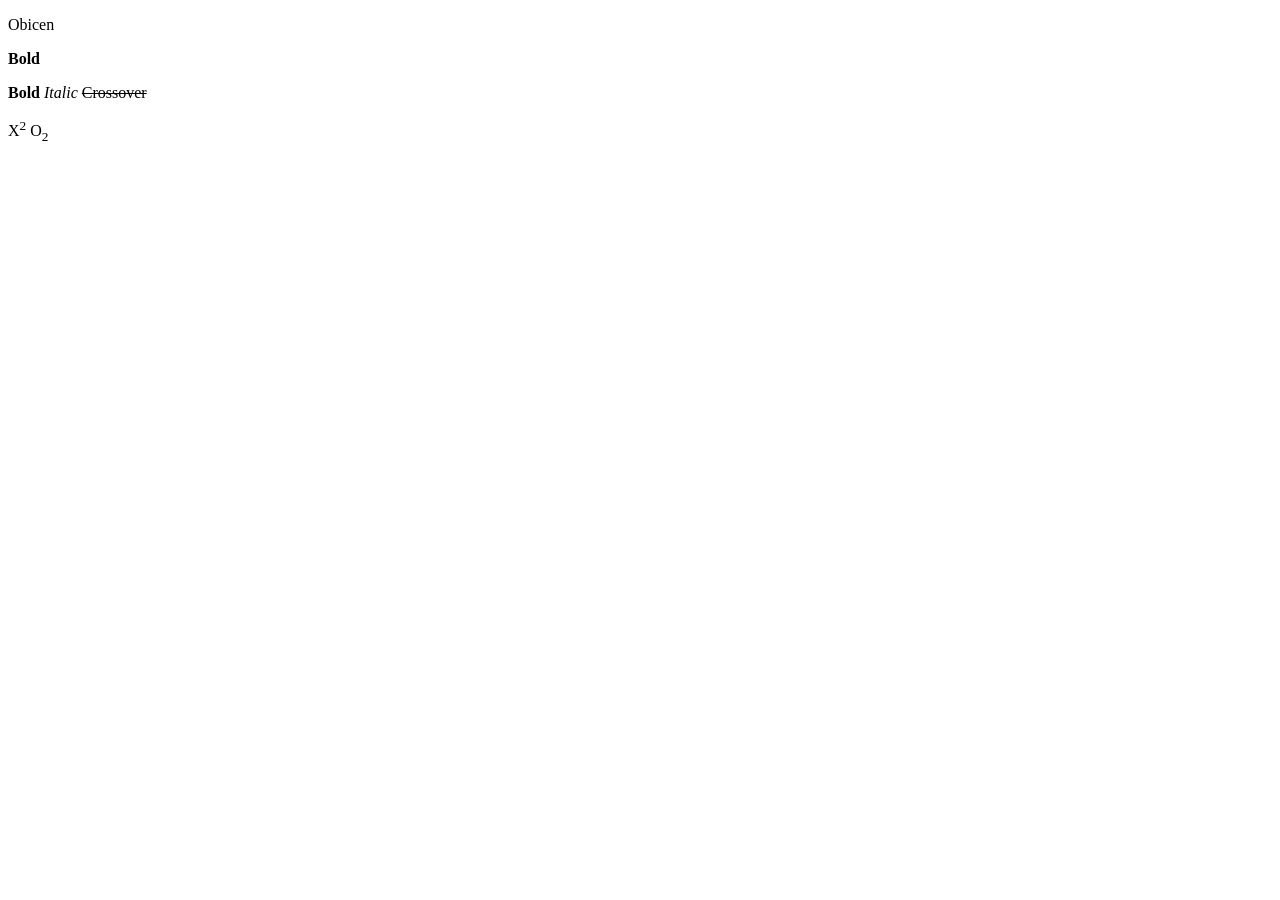
<file: cas2/index.html>
<!DOCTYPE html>
<html>
  <head>
    <!-- head tagot e za linkovi i drugi opisni tagovi (meta) -->
    <title>Vtor Chas</title>
  </head>

  <body>
    <!-- body tagot e za site elementi -->

    <p>Obicen</p>
    <b>
      <p>Bold</p>
    </b>

    <strong>Bold</strong>
    <i>Italic</i>

    <del>Crossover</del>

    <p>
      X<sup>2</sup>
      O<sub>2</sub>
    </p>
  </body>
</html>
</file>
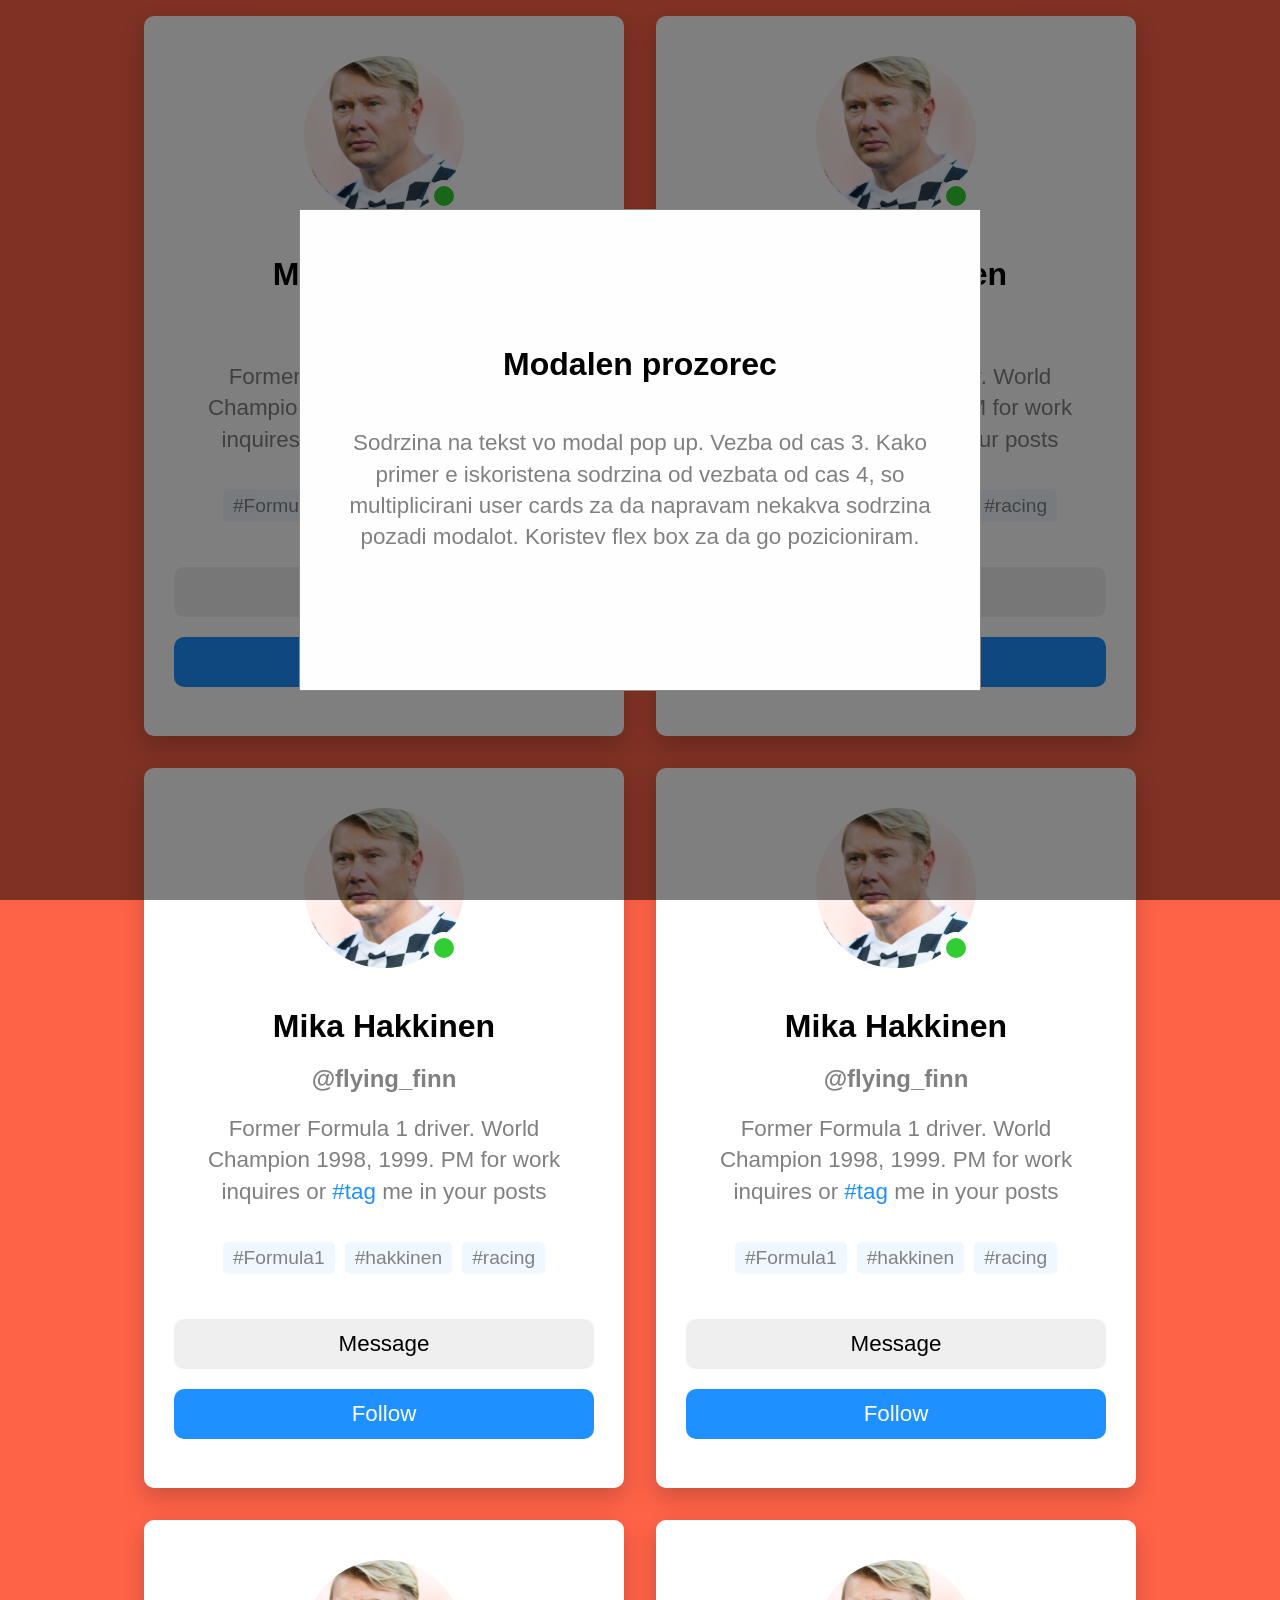
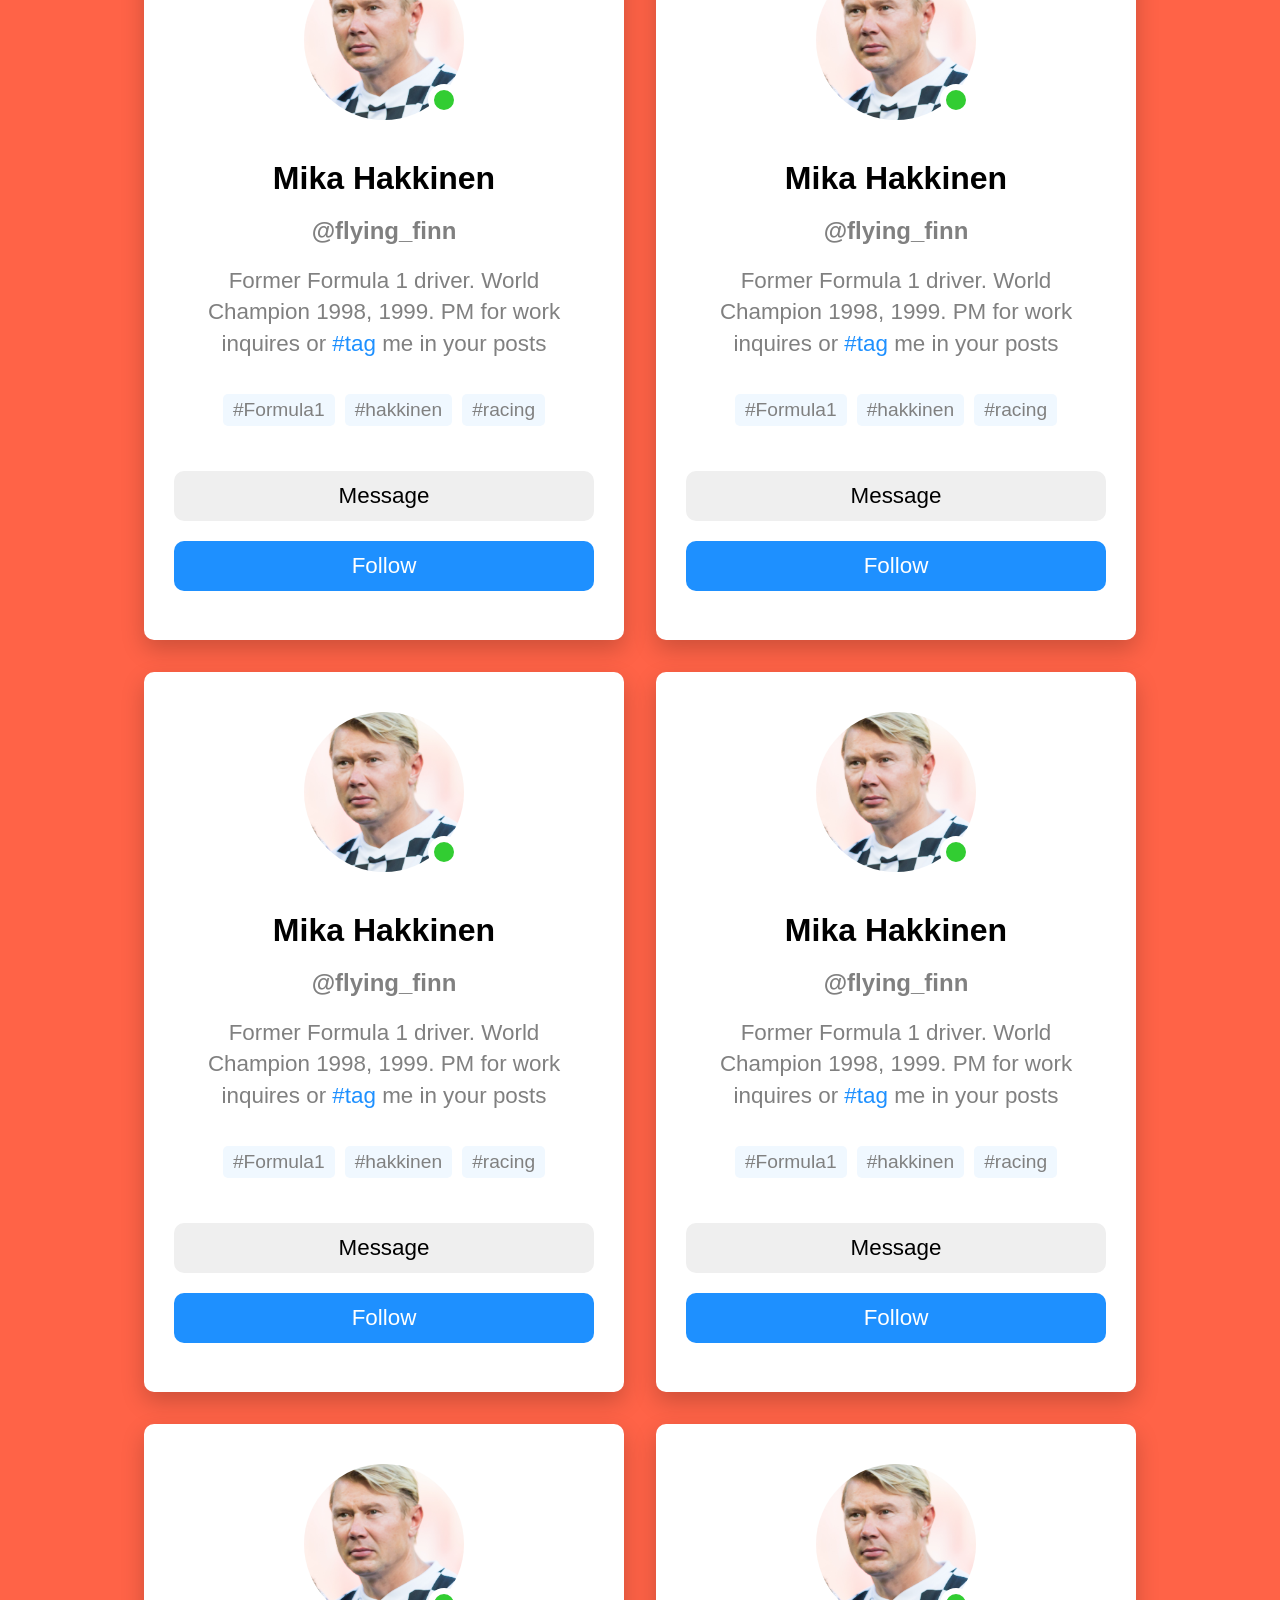
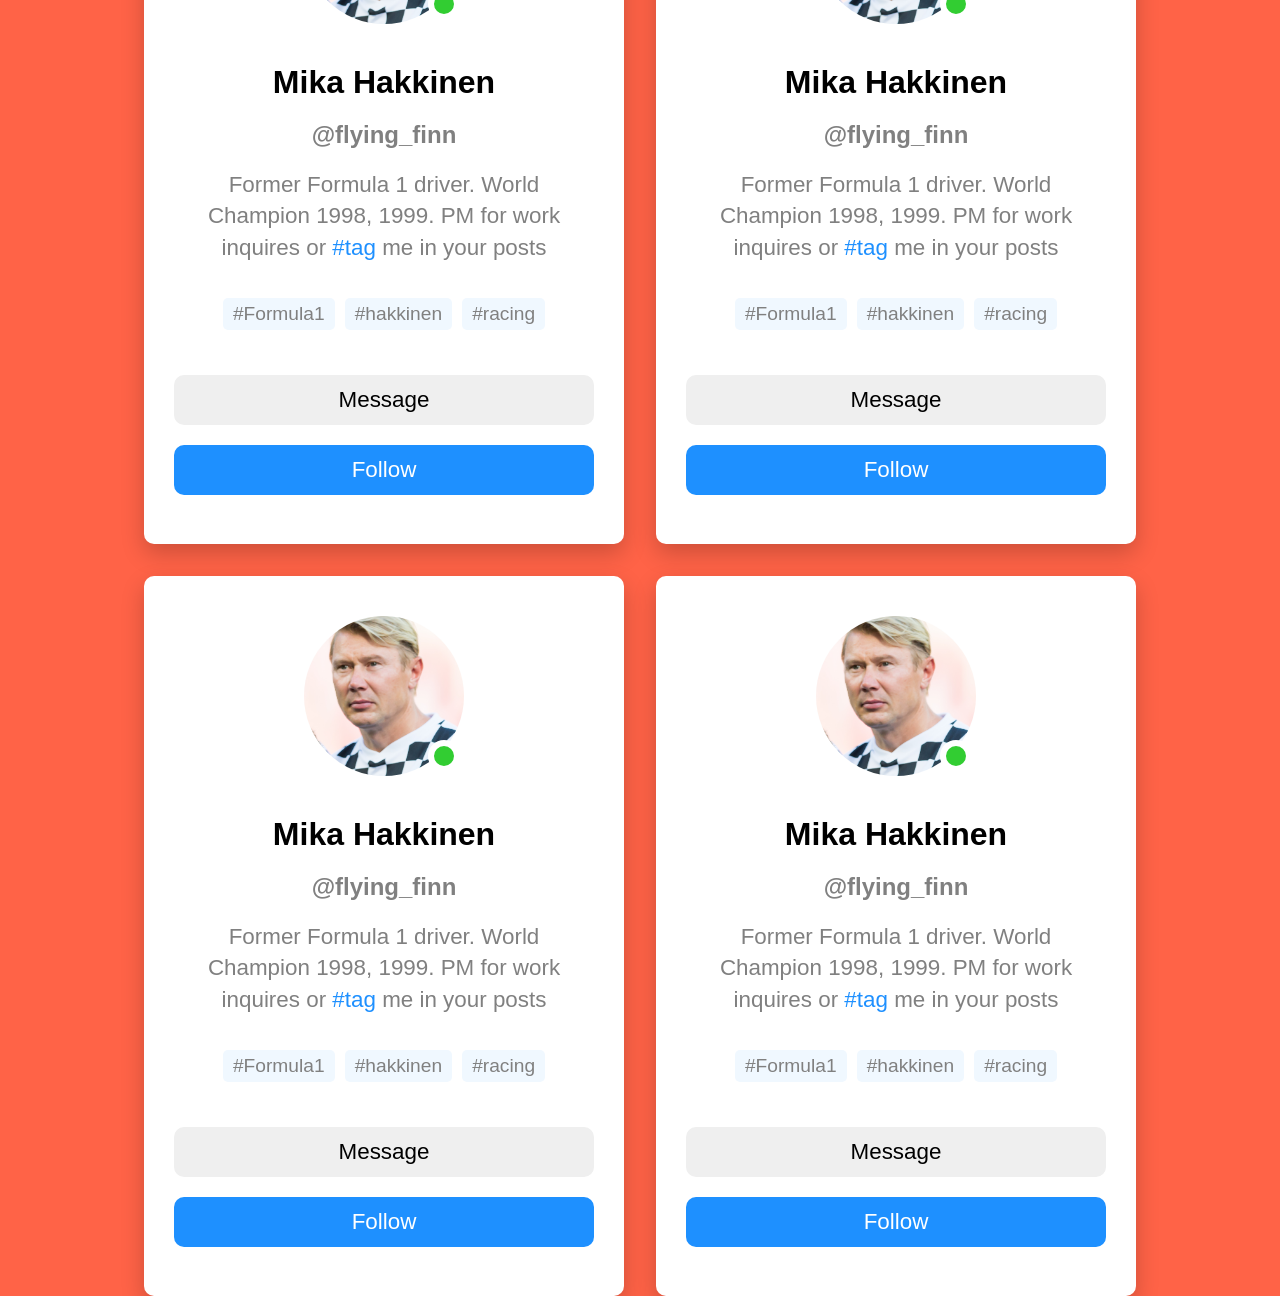
<file: cas3-domasna/index.html>
<!DOCTYPE html>
<html lang="en">
<head>
    <link rel="stylesheet" href="styles.css">
    <meta charset="UTF-8">
    <meta http-equiv="X-UA-Compatible" content="IE=edge">
    <meta name="viewport" content="width=device-width, initial-scale=1.0">
    <title>Profile page</title>
</head>
<body>
    <div class="modal flex-row">
        <div class="modal-content flex-column">
            <h1>Modalen prozorec</h1>
            <div><p>Sodrzina na tekst vo modal pop up. Vezba od cas 3. Kako primer e iskoristena sodrzina od vezbata od cas 4, so multiplicirani user cards za da napravam nekakva sodrzina pozadi modalot. Koristev flex box za da go pozicioniram. </p></div>
        </div>
    </div>
   
    <div class="wraper flex-row">
        <div class="container">
            <div class="profile-picture flex-row">
                <img src="mhakkinen.jpg">
                <div class="online-status"></div>
            </div>
            <div class="profile-data flex-column">
                <h1 class="text">Mika Hakkinen</h1>
                <h2 class="text">@flying_finn</h2>
                <p class="text">Former Formula 1 driver. World Champion 1998, 1999. PM for work inquires or <span style="color:#1E90FF">#tag</span> me in your posts </p>
            </div>
            <div class="hashtags flex-row">
                <div class="hash-box">#Formula1</div>
                <div class="hash-box">#hakkinen</div>
                <div class="hash-box">#racing</div>
            </div>
            <div class="button-container">
                <div>
                    <button>Message</button>
                    <button class="button-follow">Follow</button>
                </div>
            </div>
        </div>
        <div class="container">
            <div class="profile-picture flex-row">
                <img src="mhakkinen.jpg">
                <div class="online-status"></div>
            </div>
            <div class="profile-data flex-column">
                <h1 class="text">Mika Hakkinen</h1>
                <h2 class="text">@flying_finn</h2>
                <p class="text">Former Formula 1 driver. World Champion 1998, 1999. PM for work inquires or <span style="color:#1E90FF">#tag</span> me in your posts </p>
            </div>
            <div class="hashtags flex-row">
                <div class="hash-box">#Formula1</div>
                <div class="hash-box">#hakkinen</div>
                <div class="hash-box">#racing</div>
            </div>
            <div class="button-container">
                <div>
                    <button>Message</button>
                    <button class="button-follow">Follow</button>
                </div>
            </div>
        </div>  
        <div class="container">
            <div class="profile-picture flex-row">
                <img src="mhakkinen.jpg">
                <div class="online-status"></div>
            </div>
            <div class="profile-data flex-column">
                <h1 class="text">Mika Hakkinen</h1>
                <h2 class="text">@flying_finn</h2>
                <p class="text">Former Formula 1 driver. World Champion 1998, 1999. PM for work inquires or <span style="color:#1E90FF">#tag</span> me in your posts </p>
            </div>
            <div class="hashtags flex-row">
                <div class="hash-box">#Formula1</div>
                <div class="hash-box">#hakkinen</div>
                <div class="hash-box">#racing</div>
            </div>
            <div class="button-container">
                <div>
                    <button>Message</button>
                    <button class="button-follow">Follow</button>
                </div>
            </div>
        </div>  
        <div class="container">
            <div class="profile-picture flex-row">
                <img src="mhakkinen.jpg">
                <div class="online-status"></div>
            </div>
            <div class="profile-data flex-column">
                <h1 class="text">Mika Hakkinen</h1>
                <h2 class="text">@flying_finn</h2>
                <p class="text">Former Formula 1 driver. World Champion 1998, 1999. PM for work inquires or <span style="color:#1E90FF">#tag</span> me in your posts </p>
            </div>
            <div class="hashtags flex-row">
                <div class="hash-box">#Formula1</div>
                <div class="hash-box">#hakkinen</div>
                <div class="hash-box">#racing</div>
            </div>
            <div class="button-container">
                <div>
                    <button>Message</button>
                    <button class="button-follow">Follow</button>
                </div>
            </div>
        </div>  
        <div class="container">
            <div class="profile-picture flex-row">
                <img src="mhakkinen.jpg">
                <div class="online-status"></div>
            </div>
            <div class="profile-data flex-column">
                <h1 class="text">Mika Hakkinen</h1>
                <h2 class="text">@flying_finn</h2>
                <p class="text">Former Formula 1 driver. World Champion 1998, 1999. PM for work inquires or <span style="color:#1E90FF">#tag</span> me in your posts </p>
            </div>
            <div class="hashtags flex-row">
                <div class="hash-box">#Formula1</div>
                <div class="hash-box">#hakkinen</div>
                <div class="hash-box">#racing</div>
            </div>
            <div class="button-container">
                <div>
                    <button>Message</button>
                    <button class="button-follow">Follow</button>
                </div>
            </div>
        </div>  
        <div class="container">
            <div class="profile-picture flex-row">
                <img src="mhakkinen.jpg">
                <div class="online-status"></div>
            </div>
            <div class="profile-data flex-column">
                <h1 class="text">Mika Hakkinen</h1>
                <h2 class="text">@flying_finn</h2>
                <p class="text">Former Formula 1 driver. World Champion 1998, 1999. PM for work inquires or <span style="color:#1E90FF">#tag</span> me in your posts </p>
            </div>
            <div class="hashtags flex-row">
                <div class="hash-box">#Formula1</div>
                <div class="hash-box">#hakkinen</div>
                <div class="hash-box">#racing</div>
            </div>
            <div class="button-container">
                <div>
                    <button>Message</button>
                    <button class="button-follow">Follow</button>
                </div>
            </div>
        </div>  
        <div class="container">
            <div class="profile-picture flex-row">
                <img src="mhakkinen.jpg">
                <div class="online-status"></div>
            </div>
            <div class="profile-data flex-column">
                <h1 class="text">Mika Hakkinen</h1>
                <h2 class="text">@flying_finn</h2>
                <p class="text">Former Formula 1 driver. World Champion 1998, 1999. PM for work inquires or <span style="color:#1E90FF">#tag</span> me in your posts </p>
            </div>
            <div class="hashtags flex-row">
                <div class="hash-box">#Formula1</div>
                <div class="hash-box">#hakkinen</div>
                <div class="hash-box">#racing</div>
            </div>
            <div class="button-container">
                <div>
                    <button>Message</button>
                    <button class="button-follow">Follow</button>
                </div>
            </div>
        </div>
        <div class="container">
            <div class="profile-picture flex-row">
                <img src="mhakkinen.jpg">
                <div class="online-status"></div>
            </div>
            <div class="profile-data flex-column">
                <h1 class="text">Mika Hakkinen</h1>
                <h2 class="text">@flying_finn</h2>
                <p class="text">Former Formula 1 driver. World Champion 1998, 1999. PM for work inquires or <span style="color:#1E90FF">#tag</span> me in your posts </p>
            </div>
            <div class="hashtags flex-row">
                <div class="hash-box">#Formula1</div>
                <div class="hash-box">#hakkinen</div>
                <div class="hash-box">#racing</div>
            </div>
            <div class="button-container">
                <div>
                    <button>Message</button>
                    <button class="button-follow">Follow</button>
                </div>
            </div>
        </div> 
        <div class="container">
            <div class="profile-picture flex-row">
                <img src="mhakkinen.jpg">
                <div class="online-status"></div>
            </div>
            <div class="profile-data flex-column">
                <h1 class="text">Mika Hakkinen</h1>
                <h2 class="text">@flying_finn</h2>
                <p class="text">Former Formula 1 driver. World Champion 1998, 1999. PM for work inquires or <span style="color:#1E90FF">#tag</span> me in your posts </p>
            </div>
            <div class="hashtags flex-row">
                <div class="hash-box">#Formula1</div>
                <div class="hash-box">#hakkinen</div>
                <div class="hash-box">#racing</div>
            </div>
            <div class="button-container">
                <div>
                    <button>Message</button>
                    <button class="button-follow">Follow</button>
                </div>
            </div>
        </div> 
        <div class="container">
            <div class="profile-picture flex-row">
                <img src="mhakkinen.jpg">
                <div class="online-status"></div>
            </div>
            <div class="profile-data flex-column">
                <h1 class="text">Mika Hakkinen</h1>
                <h2 class="text">@flying_finn</h2>
                <p class="text">Former Formula 1 driver. World Champion 1998, 1999. PM for work inquires or <span style="color:#1E90FF">#tag</span> me in your posts </p>
            </div>
            <div class="hashtags flex-row">
                <div class="hash-box">#Formula1</div>
                <div class="hash-box">#hakkinen</div>
                <div class="hash-box">#racing</div>
            </div>
            <div class="button-container">
                <div>
                    <button>Message</button>
                    <button class="button-follow">Follow</button>
                </div>
            </div>
        </div> 
        <div class="container">
            <div class="profile-picture flex-row">
                <img src="mhakkinen.jpg">
                <div class="online-status"></div>
            </div>
            <div class="profile-data flex-column">
                <h1 class="text">Mika Hakkinen</h1>
                <h2 class="text">@flying_finn</h2>
                <p class="text">Former Formula 1 driver. World Champion 1998, 1999. PM for work inquires or <span style="color:#1E90FF">#tag</span> me in your posts </p>
            </div>
            <div class="hashtags flex-row">
                <div class="hash-box">#Formula1</div>
                <div class="hash-box">#hakkinen</div>
                <div class="hash-box">#racing</div>
            </div>
            <div class="button-container">
                <div>
                    <button>Message</button>
                    <button class="button-follow">Follow</button>
                </div>
            </div>
        </div> 
        <div class="container">
            <div class="profile-picture flex-row">
                <img src="mhakkinen.jpg">
                <div class="online-status"></div>
            </div>
            <div class="profile-data flex-column">
                <h1 class="text">Mika Hakkinen</h1>
                <h2 class="text">@flying_finn</h2>
                <p class="text">Former Formula 1 driver. World Champion 1998, 1999. PM for work inquires or <span style="color:#1E90FF">#tag</span> me in your posts </p>
            </div>
            <div class="hashtags flex-row">
                <div class="hash-box">#Formula1</div>
                <div class="hash-box">#hakkinen</div>
                <div class="hash-box">#racing</div>
            </div>
            <div class="button-container">
                <div>
                    <button>Message</button>
                    <button class="button-follow">Follow</button>
                </div>
            </div>
        </div>           
    </div>
   </body>
</html>
</file>
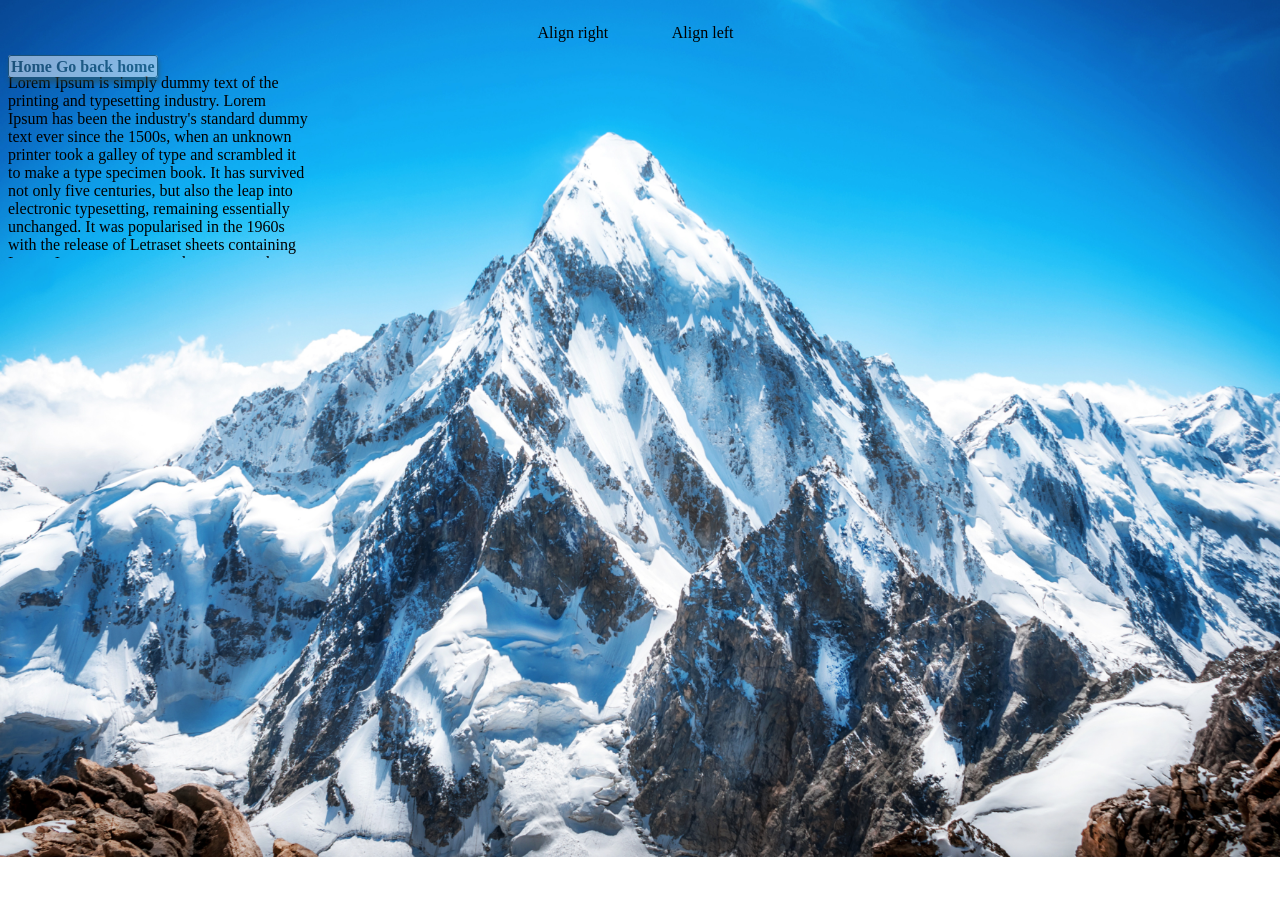
<file: cas3/index.html>
<!DOCTYPE html>
<html>

<head>
  <link rel="stylesheet" href="styles.css">
</head>

<body>

  <div style="text-align: center; width: 100%;">

    <div class="paragraphs align-left">
      <p>Align left</p>
    </div>

    <div class="paragraphs align-right">
      <p>Align right</p>
    </div>

  </div>


  <div class="container">
    <div class="fixed-menu">
      <a href="https://www.google.com" target="_blank" class="link">
        Home
      </a>
    </div>
    <p>Lorem Ipsum is simply dummy text of the printing and typesetting industry. Lorem Ipsum has been the industry's standard dummy text ever since the 1500s, when an unknown printer took a galley of type and scrambled it to make a type specimen book. It has survived not only five centuries, but also the leap into electronic typesetting, remaining essentially unchanged. It was popularised in the 1960s with the release of Letraset sheets containing Lorem Ipsum passages, and more recently with desktop publishing software like Aldus PageMaker including versions of Lorem Ipsum.</p>
  </div>
  
</body>

</html>
</file>
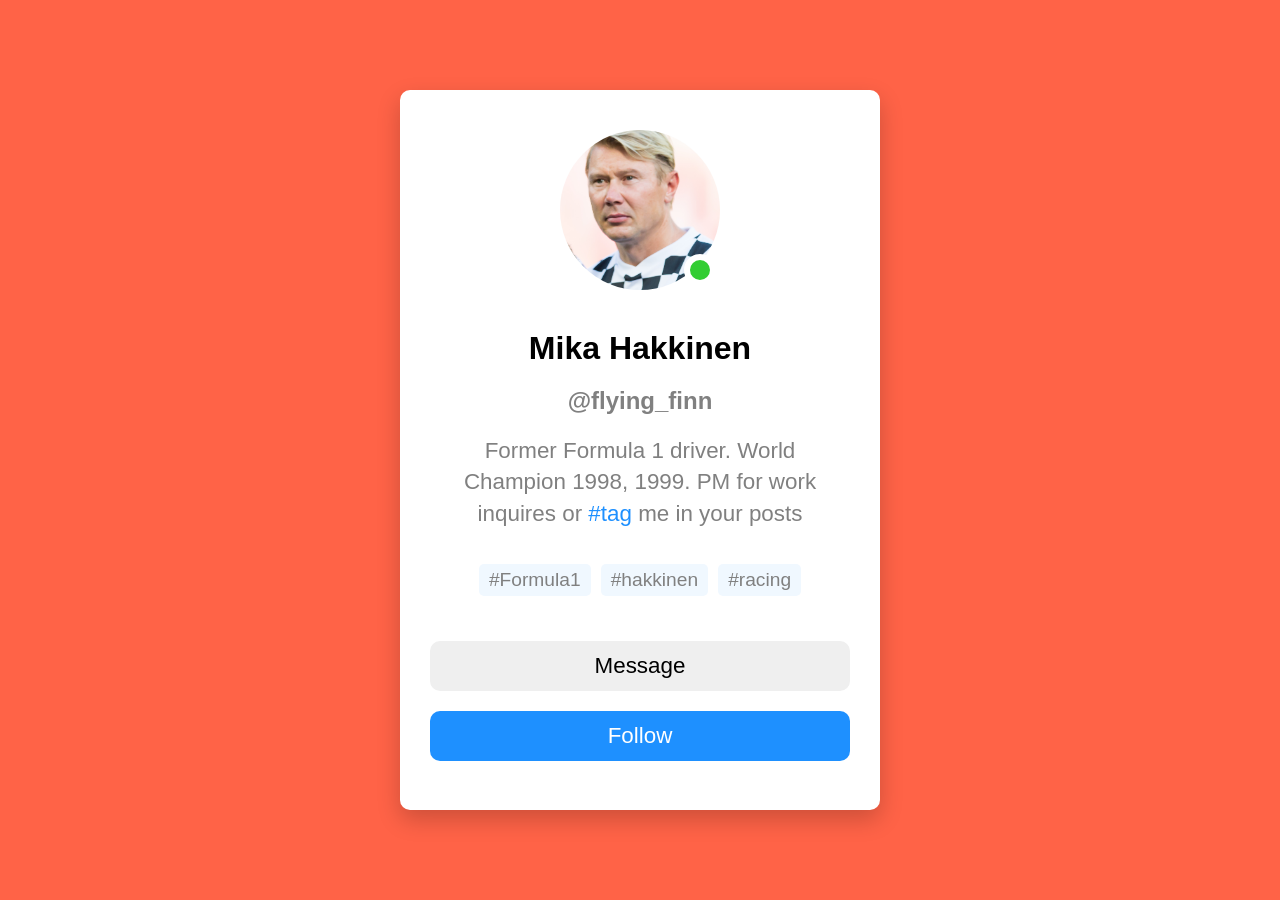
<file: cas4-domasna/index.html>
<!DOCTYPE html>
<html lang="en">
<head>
    <link rel="stylesheet" href="styles.css">
    <meta charset="UTF-8">
    <meta http-equiv="X-UA-Compatible" content="IE=edge">
    <meta name="viewport" content="width=device-width, initial-scale=1.0">
    <title>Profile page</title>
</head>
<body>
    <div class="wraper flex-row">
        <div class="container">
            <div class="profile-picture flex-row">
                <img src="mhakkinen.jpg">
                <div class="online-status"></div>
            </div>
            <div class="profile-data flex-column">
                <h1 class="text">Mika Hakkinen</h1>
                <h2 class="text">@flying_finn</h2>
                <p class="text">Former Formula 1 driver. World Champion 1998, 1999. PM for work inquires or <span style="color:#1E90FF">#tag</span> me in your posts </p>
            </div>
            <div class="hashtags flex-row">
                <div class="hash-box">#Formula1</div>
                <div class="hash-box">#hakkinen</div>
                <div class="hash-box">#racing</div>
            </div>
            <div class="button-container">
                <div>
                    <button>Message</button>
                    <button class="button-follow">Follow</button>
                </div>
            </div>
        </div>        
    </div>
</body>
</html>
</file>
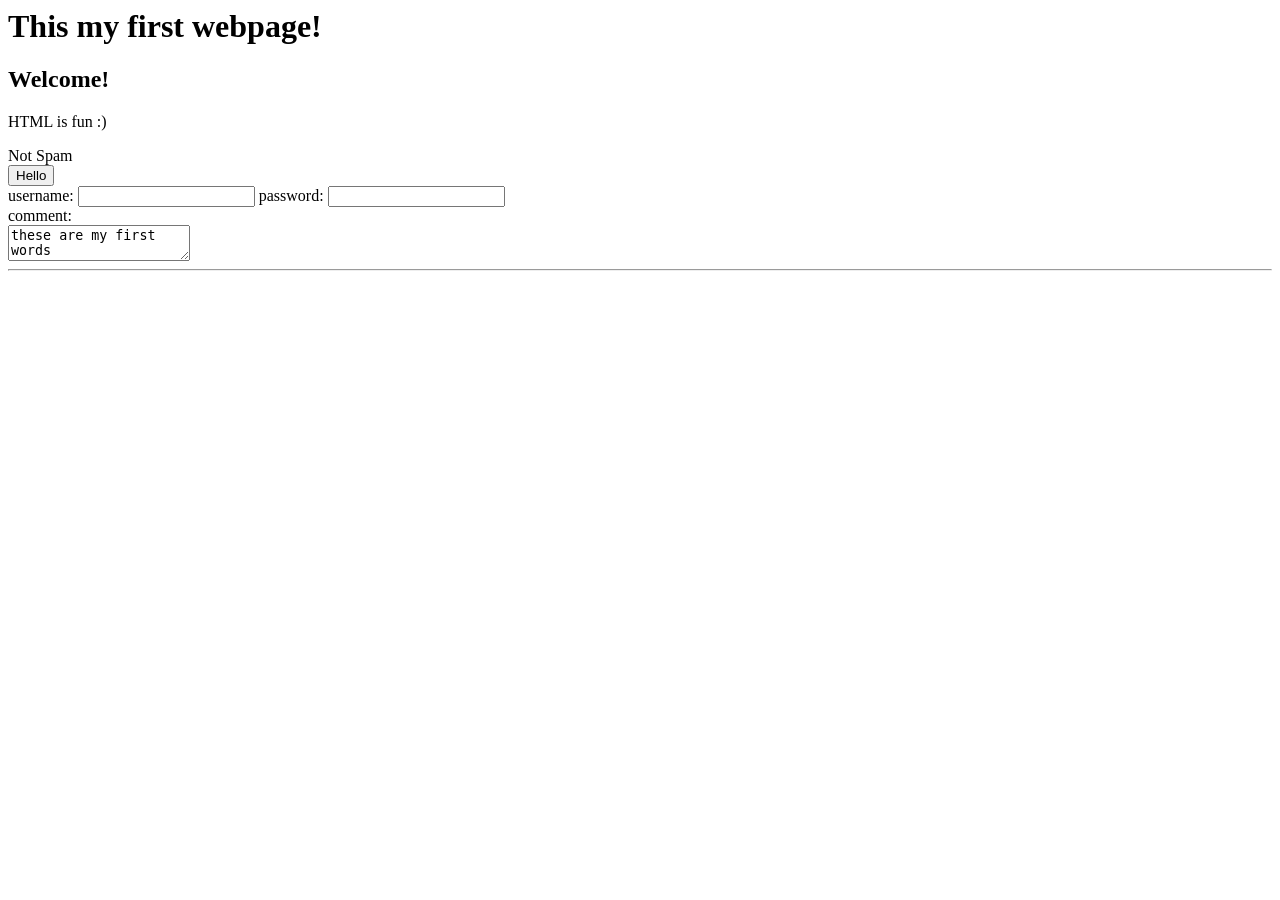
<file: cas1/prva-vezba.html>
<html>
  <!-- Tagovi za naslovi h1 do h6 -->
  <h1>This my first webpage!</h1>

  <h2>Welcome!</h2>

  <!-- Paragraf element za tekst -->
  <p>HTML is fun :)</p>

  <!-- INLINE element za tekst -->
  <span>Not Spam</span>

  <!-- division tag - BLOCK element -->
  <div>
    <button>Hello</button>
  </div>

  <!-- SAMOZATVORACKI TAGOVI -->
  <!-- input e inline i samozatvoracki tag-->
  username: <input>

  password: <input>
  <!-- break line -->
  <br>
  <div>
    comment:
  </div>
  
  <div>
    <textarea>these are my first words</textarea>
  </div>


  <img>
  <!-- horizontal line e block element -->
  <hr>


</html>

<!--
  block elementite go zafakjaat celiot red na ekranot
  inline elementite zafakjaat samo onolku kolku sto im e potrebno,
  zavisno od dolzinata na sodrzinata
-->
</file>
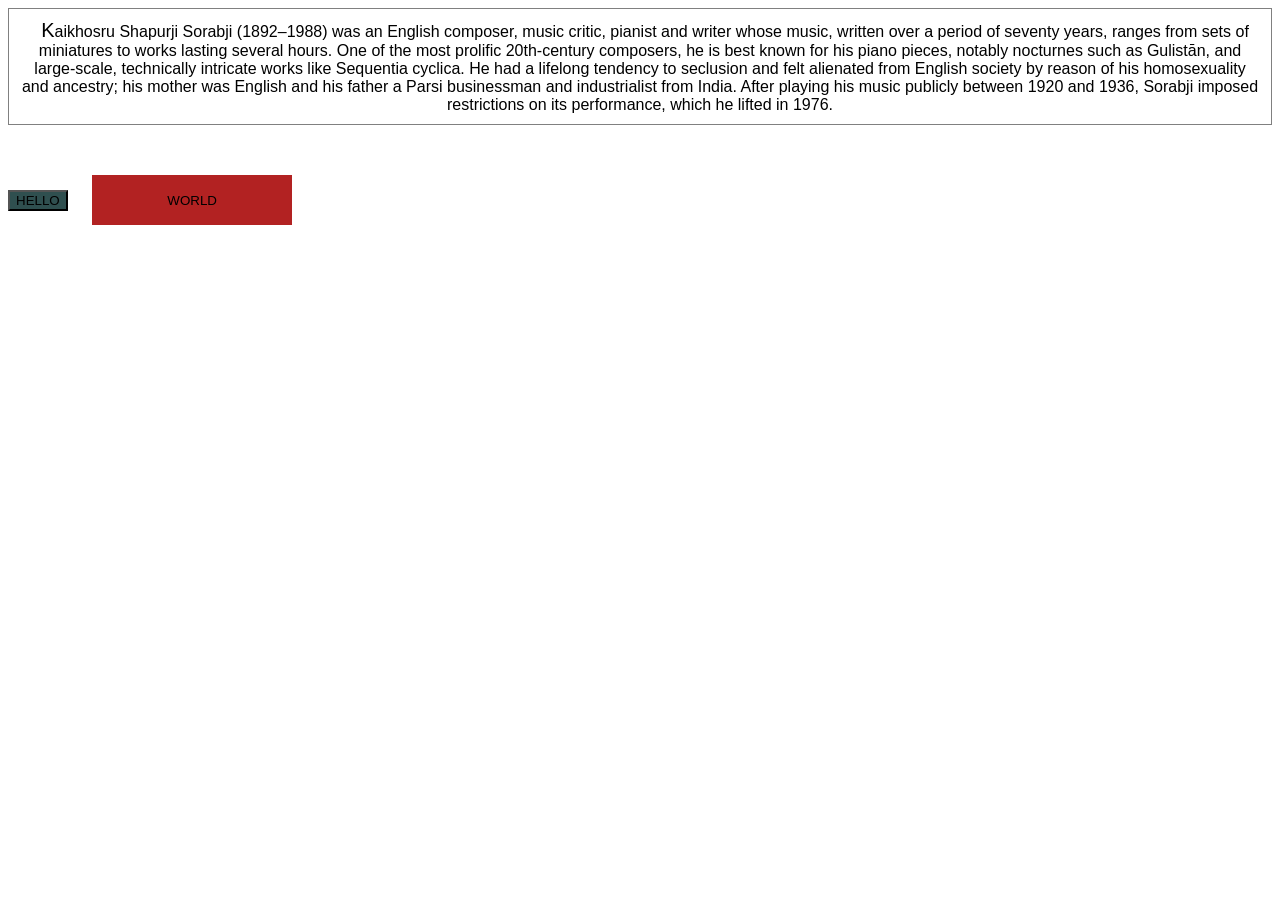
<file: cas2/atributi.html>
<!DOCTYPE html>
<html>
  <head>
    <link rel="stylesheet" href="styles.css">
  </head>

  <body>
    <div
      id="prv-text"     
      class="prv-text"
    >
    <span id="capital">K</span>aikhosru Shapurji Sorabji (1892–1988) was an English composer, music critic, pianist and writer whose music, written over a period of seventy years, ranges from sets of miniatures to works lasting several hours. One of the most prolific 20th-century composers, he is best known for his piano pieces, notably nocturnes such as Gulistān, and large-scale, technically intricate works like Sequentia cyclica. He had a lifelong tendency to seclusion and felt alienated from English society by reason of his homosexuality and ancestry; his mother was English and his father a Parsi businessman and industrialist from India. After playing his music publicly between 1920 and 1936, Sorabji imposed restrictions on its performance, which he lifted in 1976.
    </div>
    <!-- <img src="slika.jpg" width="50%" alt="Placeholder Image"> -->

    <button id="myButton" class="btn-class1">HELLO</button>
    <button id="secondButton" class="btn-class">WORLD</button>
  </body>
</html>
</file>
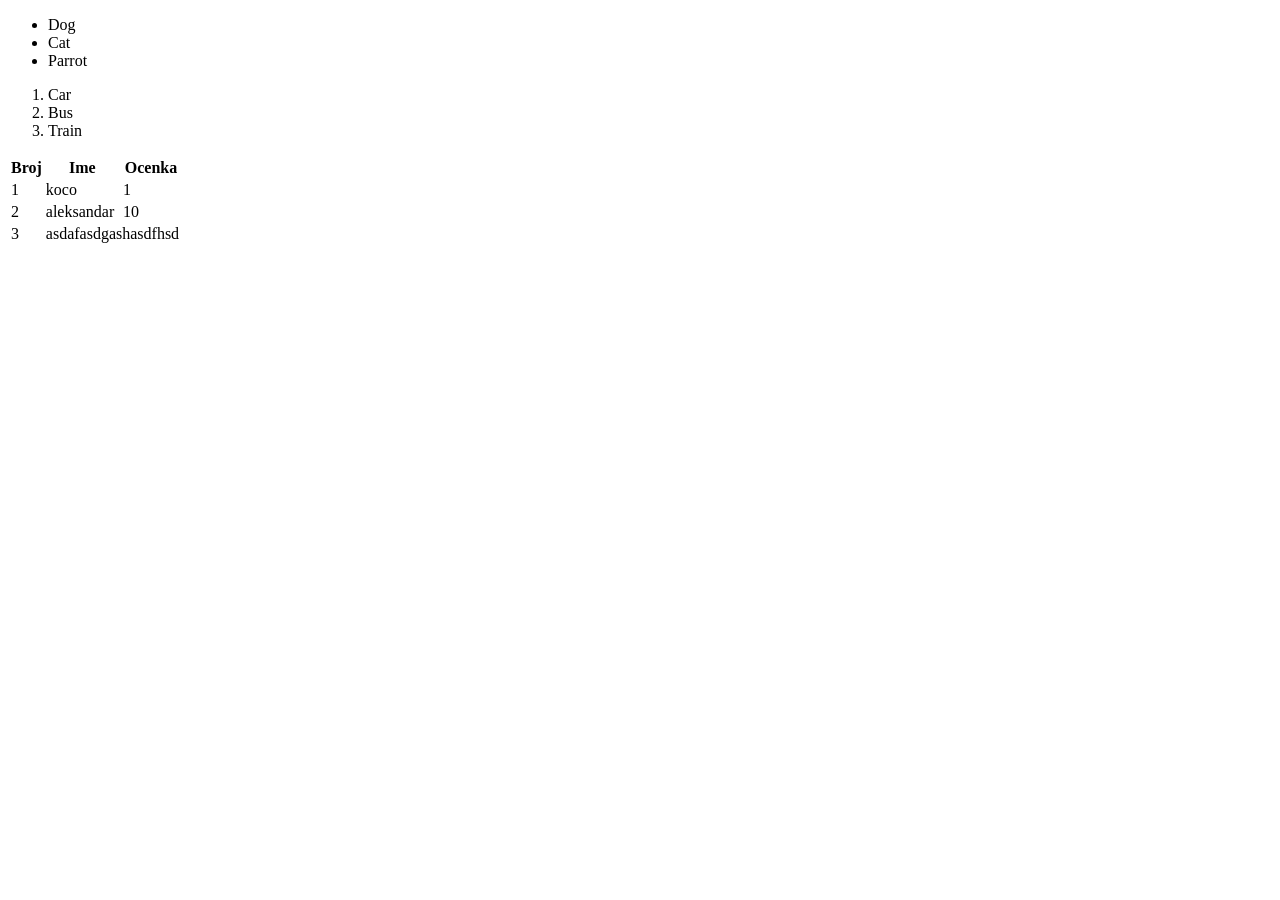
<file: cas2/listi-tabeli.html>
<!DOCTYPE html>
<html>
  <head></head>

  <body>

    <ul>
      <li>Dog</li>
      <li>Cat</li>
      <li>Parrot</li>
    </ul>

    <ol>
      <li>Car</li>
      <li>Bus</li>
      <li>Train</li>
    </ol>

    <table>
      <thead>
        <th>Broj</th>
        <th>Ime</th>
        <th>Ocenka</th>
      </thead>

      <tbody>
        <tr>
          <td>1</td>
          <td>koco</td>
          <td>1</td>
        </tr>
        <tr>
          <td>2</td>
          <td>aleksandar</td>
          <td>10</td>
        </tr>

        <tr>
          <td>3</td>
          <td colspan="2">asdafasdgashasdfhsd</td>
        </tr>

      </tbody>
    </table>



  </body>
</html>
</file>
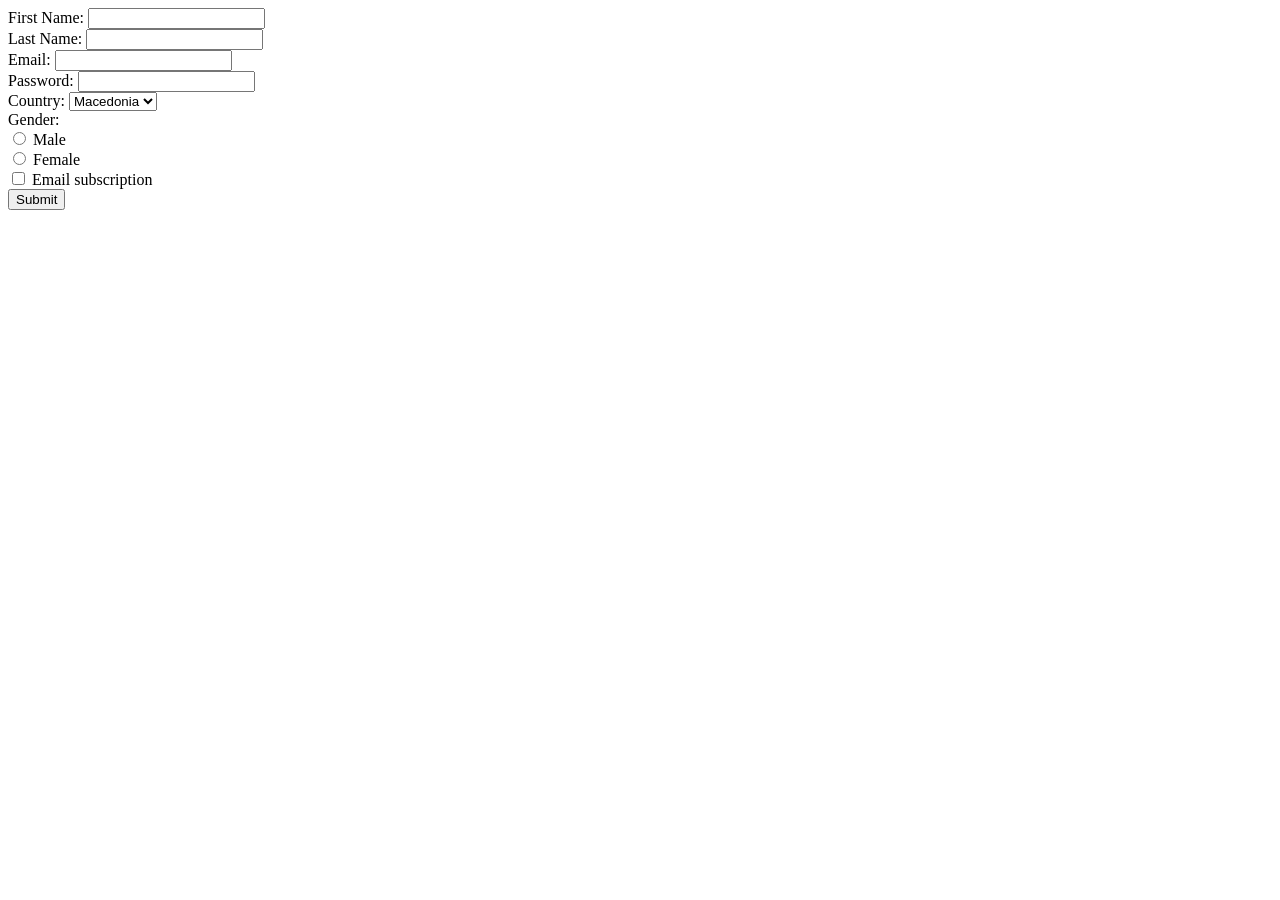
<file: cas3/forms.html>
<!DOCTYPE html>
<html>

<head></head>

<body>

  <form>
    <div>
      <label>First Name:</label>
      <input type="text">
    </div>
    <div>
      <label>Last Name:</label>
      <input type="text">
    </div>
    <div>
      <label>Email:</label>
      <input type="email">
    </div>
    <div>
      <label>Password:</label>
      <input type="password">
    </div>
    <div>
      <label>Country:</label>
      <select>
        <option id="1" value="1">Macedonia</option>
        <option id="2" value="2">Serbia</option>
        <option id="3" value="3">Greece</option>
      </select>
    </div>
    <div>
      <label>Gender:</label>
    </div>
    <div>
      <input type="radio" id="1" value="1" name="gender">
      <label for="1">Male</label>
    </div>
    <div>
      <input type="radio" id="2" value="2" name="gender">
      <label for="2">Female</label>
    </div>

    <div>
      <input type="checkbox" name="email-subscribe">
      <label>Email subscription</label>
    </div>

    <div>
      <input type="submit">
    </div>

  </form>
</body>

</html>
</file>
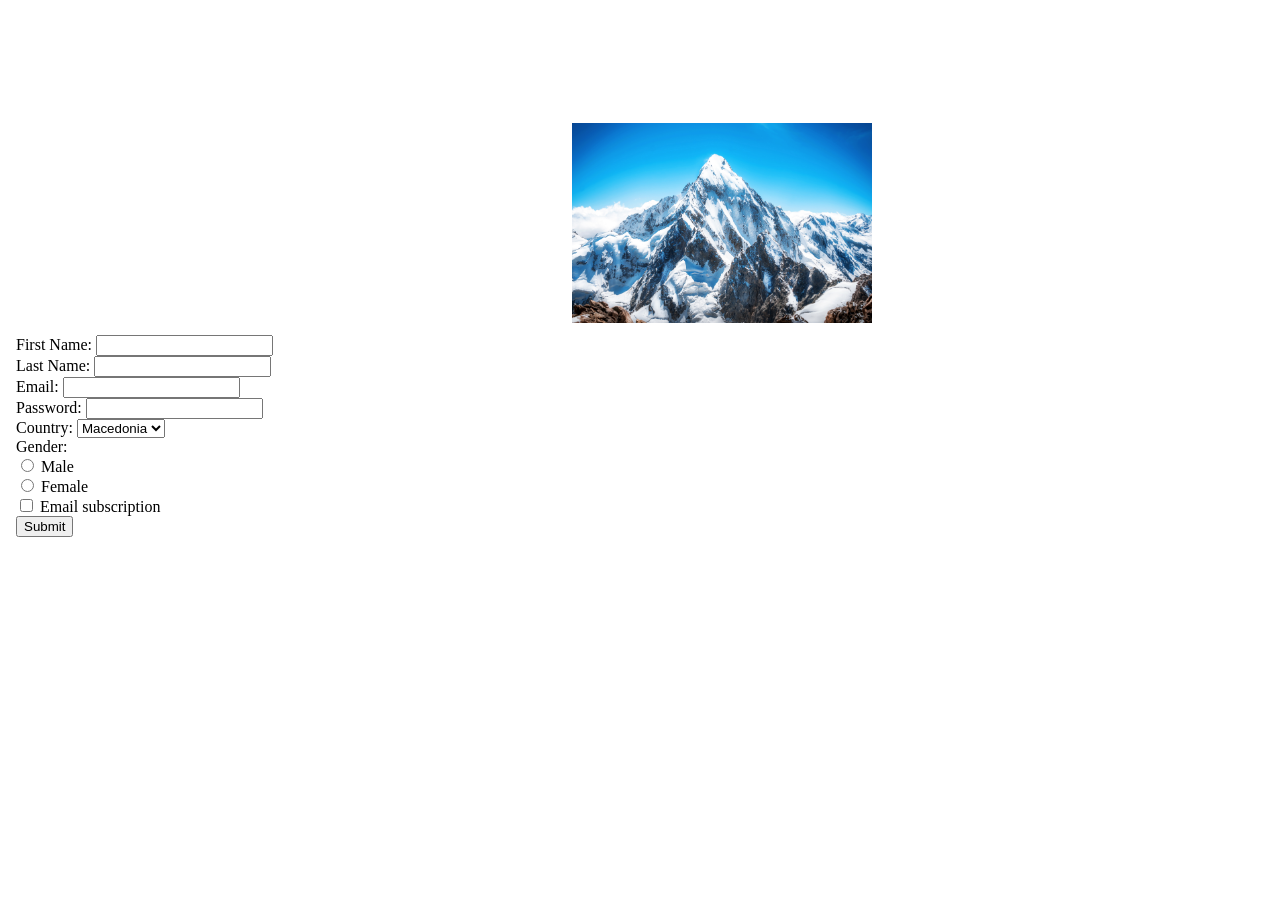
<file: cas3/frames.html>
<!DOCTYPE html>
<html>
  <head>

  </head>

  <body>

    <iframe width="560" height="315" src="https://www.youtube.com/embed/QR-tZqiKCrg" title="YouTube video player" frameborder="0" allow="accelerometer; autoplay; clipboard-write; encrypted-media; gyroscope; picture-in-picture" allowfullscreen></iframe>

    <object class="" data="slika.jpg" width="300" height="200"></object>

    <div>
    <iframe width="560" height="315" src="forms.html" title="YouTube video player" frameborder="0" allow="accelerometer; autoplay; clipboard-write; encrypted-media; gyroscope; picture-in-picture" allowfullscreen></iframe>

    </div>
  </body>
</html>
</file>
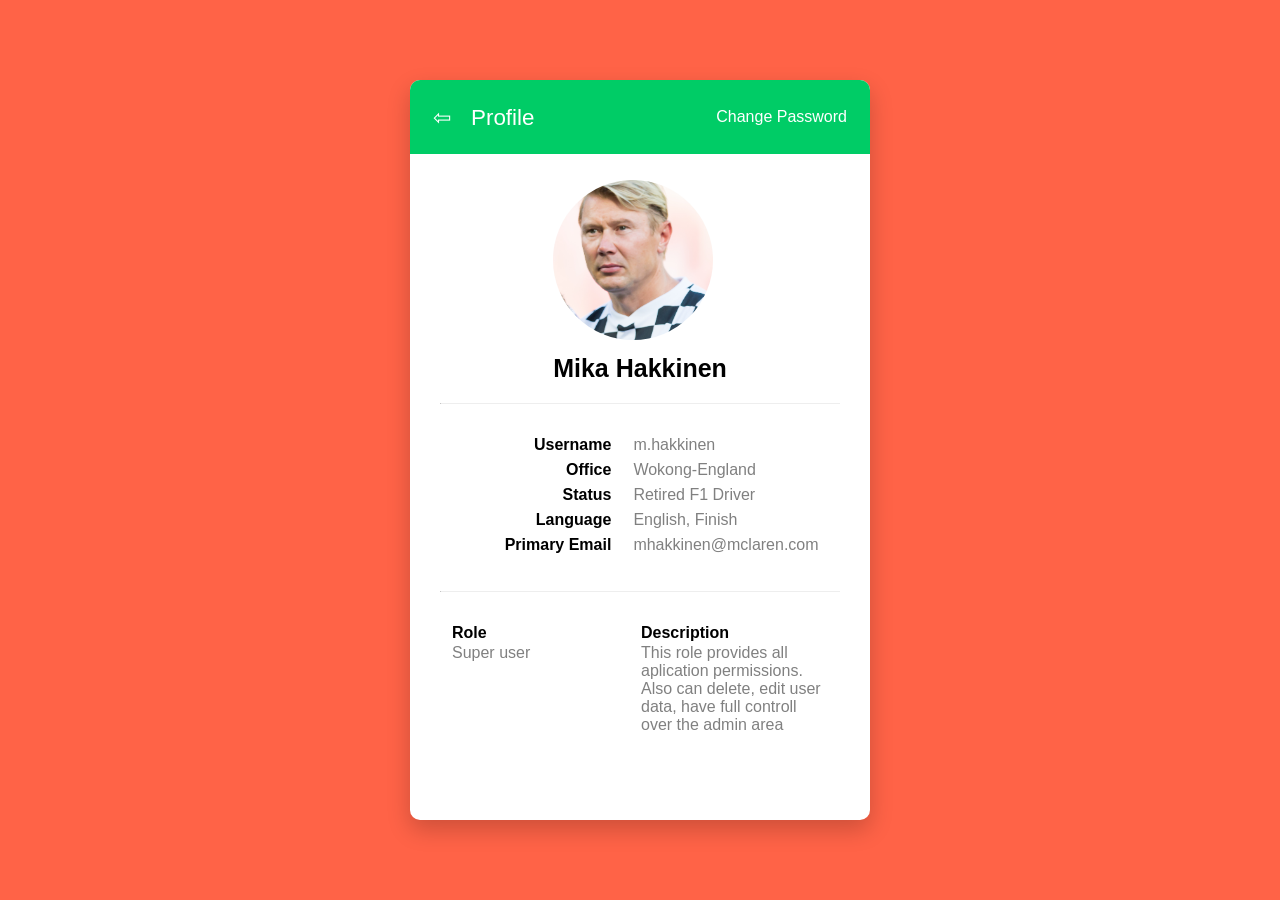
<file: cas4-domasna/profile.html>
<!DOCTYPE html>
<html>
<head>
	<link rel="stylesheet" href="styles-second.css">
	<meta charset="utf-8">
	<title>Profile page 2</title>
</head>
<body>
	<div class="wraper flex-row">
		<div class="container flex-column">
			<div class="top-menu flex-row">
				<div class="top-menu-left"><span class="arrow-icon">&#8678</span>Profile</div>
				<div class="top-menu-right"> Change Password</div>
			</div>
			<div class="profile-picture flex-column">
				<div>
					<img src="mhakkinen.jpg">
					<p>Mika Hakkinen</p>
				</div>				
			</div>
			<div>
				<hr class="line-divider">
			</div>
			<div class="profile-data flex-column">
				<table class="data-table">
					<tr>
						<td class="data-table-left-column">Username</td>
						<td class="data-table-right-column">m.hakkinen</td>
					</tr>
					<tr>
						<td class="data-table-left-column">Office</td>
						<td class="data-table-right-column">Wokong-England</td>
					</tr>
					<tr>
						<td class="data-table-left-column">Status</td>
						<td class="data-table-right-column">Retired F1 Driver</td>
					</tr>
					<tr>
						<td class="data-table-left-column">Language</td>
						<td class="data-table-right-column">English, Finish</td>
					</tr>
					<tr>
						<td class="data-table-left-column">Primary Email</td>
						<td class="data-table-right-column">mhakkinen@mclaren.com</td>
					</tr>
				</table>
			</div>
			<div>
				<hr class="line-divider">
			</div>
			<div class="profile-role flex-column">
				<table class="data-table-role">
					<tr>
						<th class="data-table-role-left-column">Role</th>
						<th class="data-table-role-right-column">Description</th>
					</tr>
					<tr>
						<td class="data-table-role-left-column">Super user</td>
						<td class="data-table-role-right-column">This role provides all aplication permissions. Also can delete, edit user data, have full controll over the admin area</td>
					</tr>
				</table>
			</div>
		</div>
	</div>
</body>
</html>
</file>
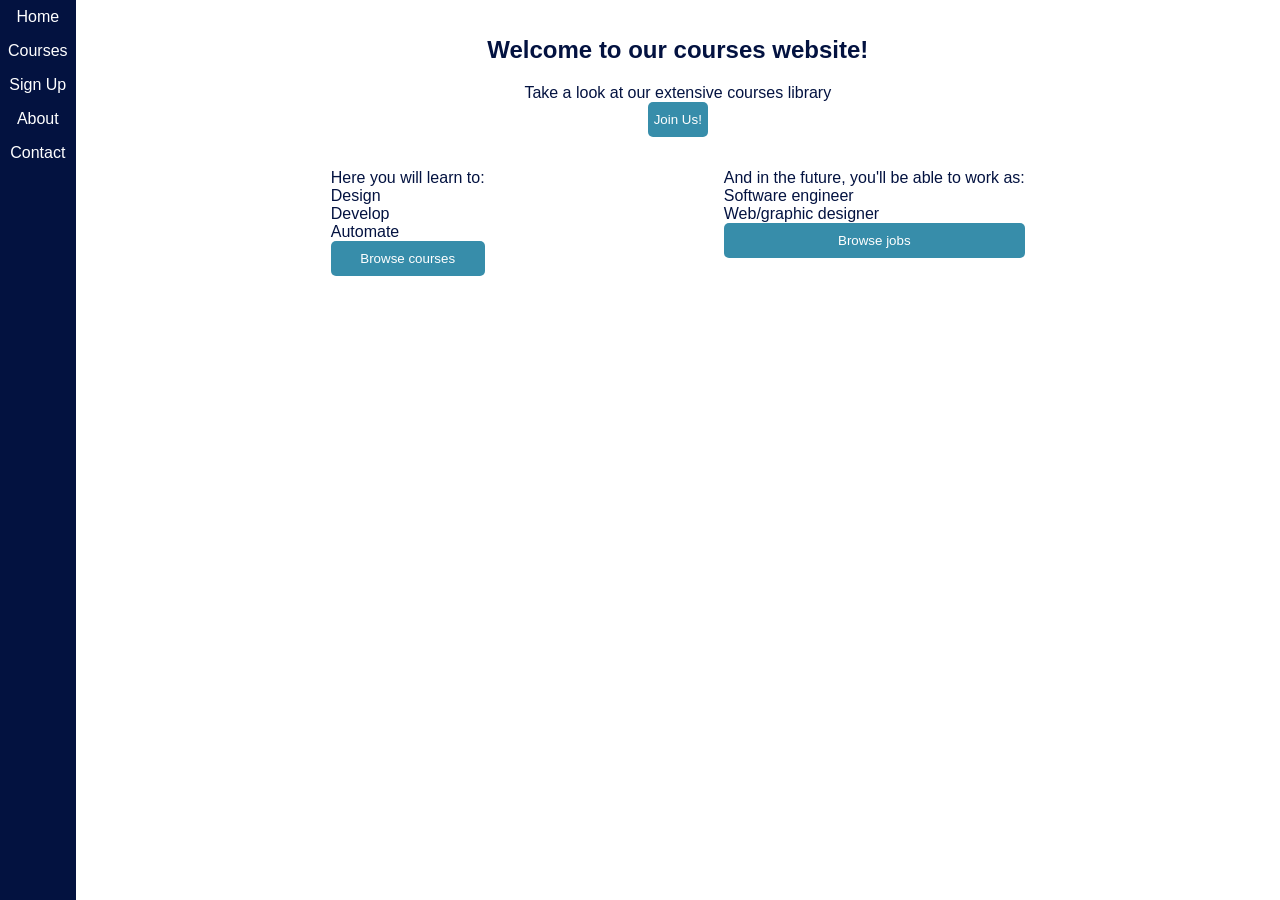
<file: cas4/home.html>
<!DOCTYPE html>
<html>

<head>
  <link rel="stylesheet" href="styles.css">
</head>

<!-- courses webpage -->

<body>

  <div class="wrap">
    <ul class="menu-vertical">
      <li>
        <a href="#">Home</a>
      </li>
      <li>
        <a href="#">Courses</a>
      </li>
      <li>
        <a href="#">Sign Up</a>
      </li>
      <li>
        <a href="#">About</a>
      </li>
      <li>
        <a href="#">Contact</a>
      </li>
    </ul>

    <div style="height: 100vh; width: 100%;">
      <section class="content">
        <h1>Welcome to our courses website!</h1>
        <div>
          Take a look at our extensive courses library
        </div>

        <button>Join Us!</button>
      </section>

      <section class="content-row">
        <div class="column-left">
          <div>Here you will learn to:</div>
          <div>Design</div>
          <div>Develop</div>
          <div>Automate</div>

          <button>Browse courses</button>
        </div>
        <div class="column-left">
          <div>And in the future, you'll be able to work as:</div>
          <div>Software engineer</div>
          <div>Web/graphic designer</div>

          <button>Browse jobs</button>
        </div>
      </section>
    </div>
  </div>

</body>

</html>
</file>
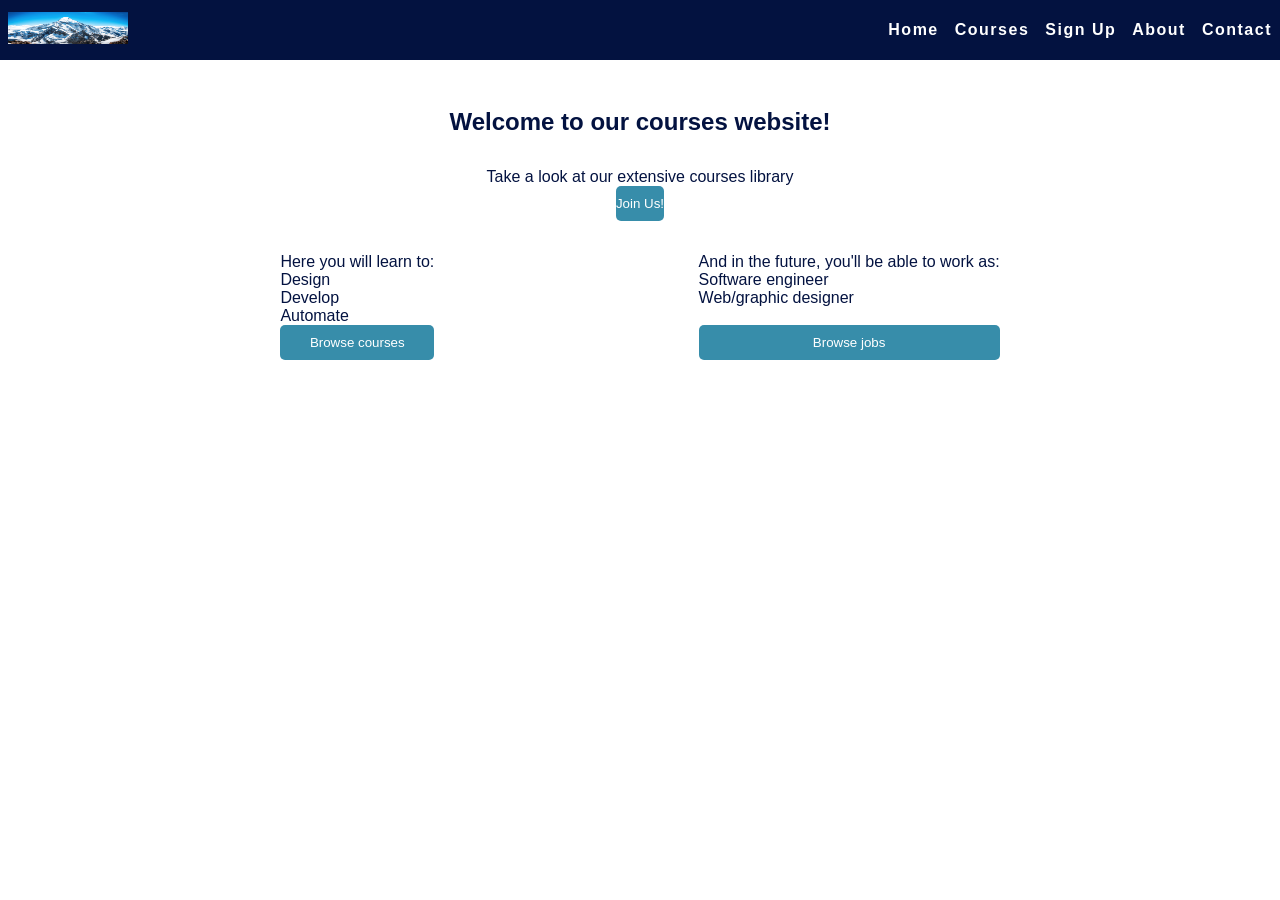
<file: cas7/home.html>
<!DOCTYPE html>
<html>

<head>
  <link rel="stylesheet" href="styles.css">
</head>

<!-- courses webpage -->

<body>

  <div class="wrap">
    <div>
      <a href="#verticalMenu">
        <img src="menu.png" width="32px" height="32" class="burger-menu" />
      </a>
      <ul id="verticalMenu" class="menu-vertical">
        <li id="close" style="width: 100%; text-align: right; padding-right: 50px">
          <a href="#">&times;</a>
        </li>
        <li id="logo">
          <img src="slika.jpg" width="120" height="32" />
        </li>
        <li>
          <a href="home.html">Home</a>
        </li>
        <li>
          <a href="courses-page/courses.html">Courses</a>
        </li>
        <li>
          <a href="signup-page/signup.html">Sign Up</a>
        </li>
        <li>
          <a href="#">About</a>
        </li>
        <li>
          <a href="#">Contact</a>
        </li>
      </ul>
    </div>

    <div>
      <section class="greeting">
        <h1>Welcome to our courses website!</h1>
        <div>
          Take a look at our extensive courses library
        </div>

        <button>Join Us!</button>
      </section>

      <section class="content">
        <div class="column">
          <div>Here you will learn to:</div>
          <div>Design</div>
          <div>Develop</div>
          <div>Automate</div>

          <button>Browse courses</button>
        </div>
        <div class="column">
          <div>And in the future, you'll be able to work as:</div>
          <div>Software engineer</div>
          <div>Web/graphic designer</div>

          <button>Browse jobs</button>
        </div>
      </section>
    </div>
  </div>

</body>

</html>
</file>
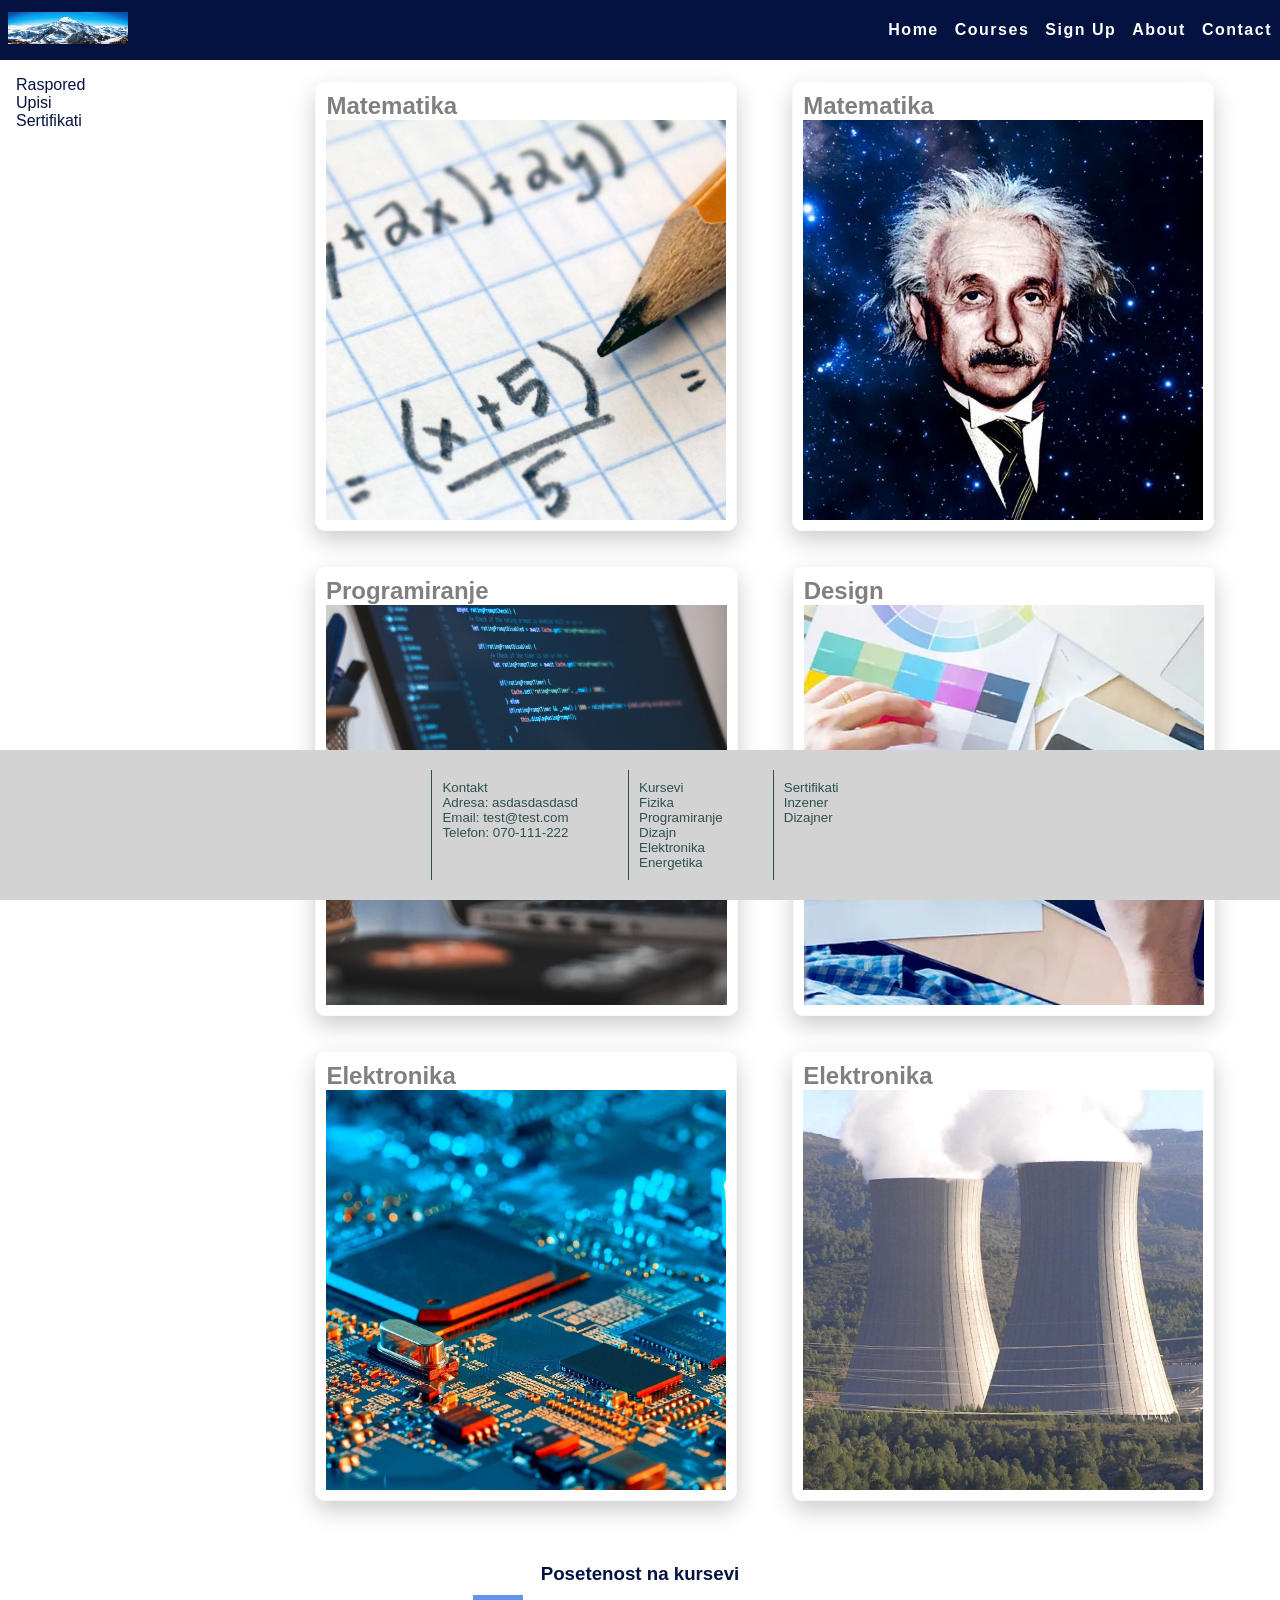
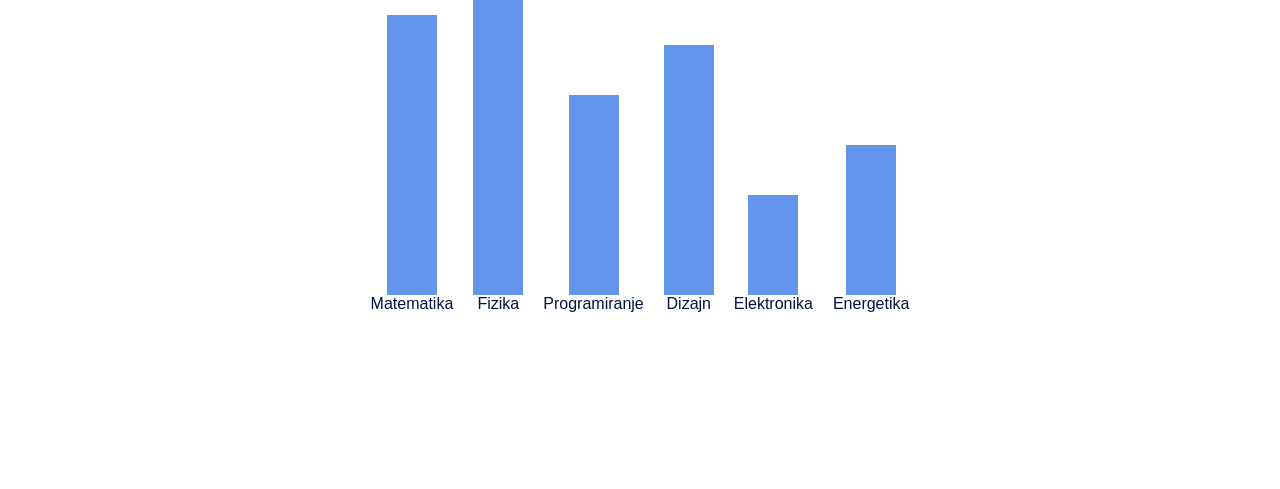
<file: cas7/courses-page/courses.html>
<!DOCTYPE html>
<html>

<head>
  <link rel="stylesheet" href="../styles.css">
  <link rel="stylesheet" href="courses.css">
</head>

<body>
  <div>
    <a href="#verticalMenu">
      <img src="../menu.png" width="32px" height="32" class="burger-menu" />
    </a>
    <ul id="verticalMenu" class="menu-vertical">
      <li id="close" style="width: 100%; text-align: right; padding-right: 50px">
        <a href="#">&times;</a>
      </li>
      <li id="logo">
        <img src="../slika.jpg" width="120" height="32" />
      </li>
      <li>
        <a href="../home.html">Home</a>
      </li>
      <li>
        <a href="courses.html">Courses</a>
      </li>
      <li>
        <a href="../signup-page/signup.html">Sign Up</a>
      </li>
      <li>
        <a href="#">About</a>
      </li>
      <li>
        <a href="#">Contact</a>
      </li>
    </ul>
  </div>


  <section>
    <!-- na mali rezolucii ne se pokazuva -->
    <div class="site-zaedno">
      <ul id="navigacija">
        <li>Raspored</li>
        <li>Upisi</li>
        <li>Sertifikati</li>
      </ul>

      <div class="kursevi">
        <div class="kursevi_detalno delay1">
          <div>
            <label><h2>Matematika</h2></label>
          </div>
          <div class="image-container"><img class="course_pics" src="media/Math.jpg" /></div>
        </div>
        <div class="kursevi_detalno delay2">
          <div>
            <label><h2>Matematika</h2></label>
          </div>
          <div class="image-container"><img class="course_pics" src="media/phisics.jpg" /> </div>
        </div>
        <div class="kursevi_detalno delay3">
          <div>
            <label><h2>Programiranje</h2></label>
          </div>
          <div class="image-container"><img class="course_pics" src="media/coding.jpg" /> </div>
           </div>
        <div class="kursevi_detalno delay4">
          <div>
            <label><h2>Design</h2></label>
          </div>
          <div class="image-container"><img class="course_pics" src="media/gdesign.jpg" /> </div>
   
        </div>
        <div class="kursevi_detalno delay5">
          <div>
            <label><h2>Elektronika</h2></label>
          </div>
          <div class="image-container"><img class="course_pics" src="media/electronics.jpg" /> </div>

        </div>
        <div class="kursevi_detalno delay6">
          <div>
            <label><h2>Elektronika</h2></label>
          </div>
          <div class="image-container"><img class="course_pics" src="media/energetics.jpg" /> </div>
        </div>
      </div>
    </div>
  </section>

  <section>
    <h3 class="naslov">Posetenost na kursevi</h3>
    <div class="dijagram">
      <div class="kategorija">
        <div class="kocka matematika"></div>
        <div>Matematika</div>
      </div>
      <div class="kategorija">
        <div class="kocka fizika"></div>
        <div>Fizika</div>
      </div>
      <div class="kategorija">
        <div class="kocka programiranje"></div>
        <div>Programiranje</div>
      </div>
      <div class="kategorija">
        <div class="kocka dizajn"></div>
        <div>Dizajn</div>
      </div>
      <div class="kategorija">
        <div class="kocka elektronika"></div>
        <div>Elektronika</div>
      </div>
      <div class="kategorija">
        <div class="kocka energetika"></div>
        <div>Energetika</div>
      </div>
    </div>
    
  </section>


  <footer class="footer">
    <div class="footer-lista">
      <div>Kontakt</div>
      <ul>
        <li>Adresa: asdasdasdasd</li>
        <li>Email: test@test.com</li>
        <li>Telefon: 070-111-222</li>
      </ul>
    </div>
    <div class="footer-lista">
      <div>Kursevi</div>
      <ul>
        <li>Fizika</li>
        <li>Programiranje</li>
        <li>Dizajn</li>
        <li>Elektronika</li>
        <li>Energetika</li>
      </ul>
    </div>
    <div class="footer-lista">
      <div>Sertifikati</div>
      <ul>
        <li>Inzener</li>
        <li>Dizajner</li>
      </ul>
    </div>
  </footer>



</body>

</html>
</file>
<file: cas3-domasna/styles.css>
body{
    margin:0;
    padding:0;
    font-family:Arial, Helvetica, sans-serif;
    background-color: tomato;
}
.flex-row{
    display: flex;
    align-items: center;
    justify-content: center;
    flex-direction: row;
    flex-wrap: wrap;  
}
.flex-column{
    display: flex;
    align-items: center;
    justify-content: center;
    flex-direction: column;  
}
.wraper{   
    padding: 0;
    margin: 0;
    height: 100vh;
}

.container{
    width: 460px;
    height: 700px;
    padding:10px;
    background-color: white;
    margin:1em;
    box-shadow: rgba(0, 0, 0, 0.2) 0px 9.6px 23.04px 0px;
    border-radius: 10px;
}
img{
    width: 160px;
    height: 160px;
    object-fit: cover;
    display: block;
    border-radius: 100%;
    position: absolute;
}
img:hover{
    height: 160px;   
    object-fit: cover;
    border-radius: 5%;
    box-shadow: rgba(0, 0, 0, 0.2) 0px 9.6px 23.04px 0px;
}
.online-status{
    width:20px;
    height:20px;
    border-radius: 100%;
    background-color: limegreen;
    border-color: white;
    border-style: solid;
    border-width: 6px;
    position:relative;
    bottom:-60px;
    right:-60px;
}
.profile-picture{
    align-items: center;
    height:220px;
}
.profile-data{
    padding-left: 20px;
    padding-right: 20px;
}

.text{
    margin: 0;
    padding: 10px;
    text-align: center;
}
h2, p{
    color:grey;
}

p{
    font-size: 1.4rem;
    line-height: 1.4;
}
.hashtags{
    margin-top:20px;
    margin-bottom: 40px;
    font-size: 1.2rem;
}

.hash-box{
    margin:5px;
    padding-left: 10px;
    padding-right: 10px;
    padding-top:5px;
    padding-bottom :5px;
    background-color: #F0F8FF;
    border-radius:5px;
    color:grey;
}

.hash-box:hover{
    background-color: #1E90FF;
    color: white;
}
.button-container{
    padding-left: 20px;
    padding-right:20px;
}
button{
    width:100%;
    height:50px;
    margin-bottom:20px;
    border:none;
    font-size: 1.4rem;
    border-radius: 10px;
}

button:hover{
    background-color: tomato;
    color:white;
}
.button-follow{
    background-color: #1E90FF; 
    color: white
}
.modal {
  position: fixed; 
  z-index: 1; 
  left: 0;
  top: 0;
  width: 100%; 
  height: 100%;  
  background-color: rgb(0,0,0); 
  background-color: rgba(0,0,0,0.5);
}
.modal-content {
  background-color: #fefefe;
  margin: auto;
  padding: 40px;
  border: 1px solid #888;
  width: 600px;
  height:  400px;
  text-align: center;
}
</file>
<file: cas3/styles.css>
body {
  background-image: url("slika.jpg");
  background-size: cover;
  background-repeat: no-repeat;
}

.paragraphs {
  display: inline-block;
  position: relative;
}

.align-left {
  left: 100px;
}

.align-right {
  right: 100px;
}

.container {
  height: 200px;
  width: 300px;
  overflow: auto;
}

.container > .fixed-menu {
  position: fixed;
  opacity: 0.5;
}

.link {
  text-decoration: none;
  color: darkslategrey;
  font-weight: bold;
  padding: 2px;
  border: 1px solid darkslategrey;
  border-radius: 3px;
  background-color: white;
  box-shadow: 1px 5px 5px darkslategrey;
}

/* Pseudo- classes */
.link:hover {
  background-color: darkslategrey;
  color: black;
}

.link::before {

}

.link::after {
  content: "Go back home";
}


::-webkit-scrollbar {
  width: 5px;
}

::-webkit-scrollbar-track {
  background: darkslategrey;
}

::-webkit-scrollbar-thumb {
  background: grey;
}

::-webkit-scrollbar-thumb:hover {
  background: black;
}
</file>
<file: cas4-domasna/styles.css>
body{
    margin:0;
    padding:0;
    font-family:Arial, Helvetica, sans-serif;
    background-color: tomato;
}
.flex-row{
    display: flex;
    align-items: center;
    justify-content: center;
    flex-direction: row;
    flex-wrap: wrap;  
}
.flex-column{
    display: flex;
    align-items: center;
    justify-content: center;
    flex-direction: column;  
}
.wraper{   
    padding: 0;
    margin: 0;
    height: 100vh;
}

.container{
    width: 460px;
    height: 700px;
    padding:10px;
    background-color: white;
    margin:1em;
    box-shadow: rgba(0, 0, 0, 0.2) 0px 9.6px 23.04px 0px;
    border-radius: 10px;
}
img{
    width: 160px;
    height: 160px;
    object-fit: cover;
    display: block;
    border-radius: 100%;
    position: absolute;
}
img:hover{
    height: 160px;   
    object-fit: cover;
    border-radius: 5%;
    box-shadow: rgba(0, 0, 0, 0.2) 0px 9.6px 23.04px 0px;
}
.online-status{
    width:20px;
    height:20px;
    border-radius: 100%;
    background-color: limegreen;
    border-color: white;
    border-style: solid;
    border-width: 6px;
    position:relative;
    bottom:-60px;
    right:-60px;
}
.profile-picture{
    align-items: center;
    height:220px;
}
.profile-data{
    padding-left: 20px;
    padding-right: 20px;
}

.text{
    margin: 0;
    padding: 10px;
    text-align: center;
}
h2, p{
    color:grey;
}

p{
    font-size: 1.4rem;
    line-height: 1.4;
}
.hashtags{
    margin-top:20px;
    margin-bottom: 40px;
    font-size: 1.2rem;
}

.hash-box{
    margin:5px;
    padding-left: 10px;
    padding-right: 10px;
    padding-top:5px;
    padding-bottom :5px;
    background-color: #F0F8FF;
    border-radius:5px;
    color:grey;
}

.hash-box:hover{
    background-color: #1E90FF;
    color: white;
}
.button-container{
    padding-left: 20px;
    padding-right:20px;
}
button{
    width:100%;
    height:50px;
    margin-bottom:20px;
    border:none;
    font-size: 1.4rem;
    border-radius: 10px;
}

button:hover{
    background-color: tomato;
    color:white;
}
.button-follow{
    background-color: #1E90FF; 
    color: white
}
</file>
<file: cas2/styles.css>
body {
  box-sizing: border-box;
  font-family: 'Segoe UI', Tahoma, Geneva, Verdana, sans-serif;
}

#myButton {
  /* stilovi za element so ID = myButton */
  background-color: darkslategray;
  margin-right: 20px;
}

#secondButton {
  background-color: firebrick;
}

.btn-class {
  /* stilovi za element so class = btn-class */
  width: 200px;
  height: 50px;
  border-width: 0;
  cursor: pointer;
  padding: 5px 5px 5px 5px;
}

#capital {
  font-size: 20px;
  padding-left: 10px;
}

.prv-text {
  box-sizing: border-box;
  margin-bottom: 50px;
  width: 100%;
  padding: 10px;
  border: 1px solid gray;
  text-align: center;
}
</file>
<file: cas4-domasna/styles-second.css>
*{
	box-sizing: border-box;
	padding: 0;
	margin: 0;
	font-family:Arial, Helvetica, sans-serif;
}

body{
	background-color: tomato;
}

.flex-row{
    display: flex;
    align-items: center;
    justify-content: center;
    flex-direction: row;
    flex-wrap:  wrap;  
}

.flex-column{
    display: flex;
    align-items: center;
    justify-content: top;
    flex-direction: column;  
}

.wraper{   
    padding: 0;
    margin: 0;
    height: 100vh;
}

.container{
    width: 460px;
    height: 740px;
    padding:0px;
    background-color: white;
    margin:1em;
    box-shadow: rgba(0, 0, 0, 0.2) 0px 9.6px 23.04px 0px;
    border-radius: 10px;
    position: relative;
}

.top-menu{
	height: 74px;
	background-color: #00cc66;
	width: 100%;
	position: absolute;
	top: 0px;
	border-top-left-radius: 10px;
	border-top-right-radius: 10px;
	color: white;
}
.top-menu-left:hover{
    color:tomato;
 }

.top-menu-left{
	font-weight: 500;
	font-size: 1.4rem;
	width: 50%;

}
.top-menu-right{
	font-size: 1rem;
	width: 40%;
	text-align: right;	
}

.arrow-icon{
	padding-right: 20px;
}

img{
    width: 160px;
    height: 160px;
    object-fit: cover;
    border-radius: 100%;
}
img:hover{
    height: 160px;   
    object-fit: cover;
    border-radius: 5%;
    box-shadow: rgba(0, 0, 0, 0.2) 0px 9.6px 23.04px 0px;
}

.profile-picture{
	margin-top: 100px;
}

.profile-picture p{
	text-align: center;
	font-size: 25px;
	font-weight: bold;
	margin-top: 10px;
}
.profile-data{
	margin: 0;
}

.profile-role{
	margin-left: 40px;
	margin-right: 40px;
}

.line-divider{
	border-top: 1px;
	color: lightgray;
	width: 400px;
	margin-top: 20px;
	margin-bottom: 20px;
}

.data-table{
	padding: 10px;
}

.data-table-left-column{
	text-align: right;
	padding-right: 10px;
	padding-bottom: 5px;
	width: 160px;
	vertical-align: top;
	font-weight: bold;
	color: black;
}

.data-table-right-column{
	text-align: left;
	padding-left: 10px;
	widdth: 300px;
	vertical-align: top;
	color: grey;
}

.data-table-role{
	margin-top: 10px;
	color: grey;
}

.data-table-role-left-column{
	width: 50%;
	text-align: left;
	vertical-align: top;
}

.data-table-role-right-column{
	width: 50%;
	text-align: left;
	vertical-align: top;
}

th {
	color: black;
}
</file>
<file: cas4/styles.css>
body {
  box-sizing: border-box;
  margin: 0;
  font-family: Verdana, Geneva, Tahoma, sans-serif;
}

.menu, .menu-vertical {
  list-style-type: none;
  display: flex;
  flex-direction: row;
  justify-content: flex-start;
  padding: 0;
  margin: 0;
  height: 60px;
  align-items: center;
  background-color: #031240;
  color: white;
}

.menu-vertical {
  flex-direction: column;
  height: 100vh;
}

.menu > li, .menu-vertical > li {
  padding: 0.5rem;
}

.menu > li > a, .menu-vertical > li > a {
  color: unset;
  text-decoration: none;
}

section {
  padding: 1rem; /* 1920x1080 = 16px */
  color: #031240;
}

section button {
  color: white;
  background-color: #378DAA;
  border-radius: 5px;
  height: 35px;
  border: none;
  cursor: pointer;
}

.content {
  display: flex;
  align-items: center;
  flex-direction: column;
}

.content-row {
  display: flex;
  align-items: stretch;
  flex-direction: row;
  justify-content: space-evenly;
}

.column-left {
  display: flex;
  flex-direction: column;
}

.wrap {
  display: flex;
  align-items: stretch;
  flex-direction: row;
}
</file>
<file: cas7/styles.css>
* {
  box-sizing: border-box;
  font-family: Verdana, Geneva, Tahoma, sans-serif;
  margin: 0;
  padding: 0;
}

body {
  height: 100vh;
}

.burger-menu {
  display: none;
  cursor: pointer;
}

#logo {
  margin-right: none;
}

.menu-vertical {
  list-style-type: none;
  padding: 0;
  margin: 0;
  align-items: center;
  background-color: #031240;
  color: white;
  flex-direction: column;
  display: flex;
  position: fixed;
  z-index: 1000;
  height: 0;
  width: 100vw;
  overflow: hidden;
  top: 0;
  transition: all 0.5s ease;
}

.menu-vertical:target {
  height: 100vh;
}

.menu-vertical > li {
  padding: 0.5rem;
}

.menu-vertical > li > a {
  color: unset;
  text-decoration: none;
  letter-spacing: 1.5px;
  font-weight: bold;
}

section {
  padding: 1rem; /* 1920x1080 = 16px */
  color: #031240;
}

section button {
  color: white;
  background-color: #378DAA;
  border-radius: 5px;
  height: 35px;
  border: none;
  cursor: pointer;
  transition: background-color 300ms;
}

section button:hover {
  background-color: #031240;
}

.greeting {
  display: flex;
  /* align-items: center; */
  flex-direction: column;
}

.greeting h1 {
  margin: 2rem 0 2rem 0;
}

.content {
  display: flex;
  align-items: stretch;
  flex-direction: column;
  justify-content: space-evenly;
}

.column {
  display: flex;
  flex-direction: column;
  margin-bottom: 2rem;
}

.column button {
  margin-top: auto;
}

.wrap {
  display: flex;
  align-items: stretch;
  flex-direction: column;
}

@media only screen and (max-width: 1024px) {
  .burger-menu {
    display: flex;
  }
  
  .content {
    flex-direction: row;
  }
}

@media only screen and (min-width: 1025px) {
  .content {
    flex-direction: row;
  }

  .greeting {
    align-items: center;
  }

  .menu-vertical {
    position: unset;
    flex-direction: row;
    display: flex;
    height: 60px;
    width: auto;
    transition: none;
  }

  #close {
    display: none;
  }

  #logo {
    margin-right: auto;
  }
}
</file>
<file: cas7/courses-page/courses.css>
ul {
  list-style-type: none;
}

.kursevi > div {
  padding: 10px;
  border: 1px solid#f8f8f8;
  min-width: 32%;
  box-shadow: rgba(0, 0, 0, 0.2) 0px 9.6px 23.04px 0px;
  margin:0.5%;
  margin-bottom:30px;
}

.kursevi >div:hover{
  box-shadow: rgba(0, 0, 0, 0.2) 0px 9.6px 23.04px 0px;
  border: 1px solid#f8f8f8;
  background-color: #dcdcdc;
}
.kursevi {
  display: flex;
  flex-direction: row;
  flex-wrap: wrap;
  justify-content: space-evenly;
}

.site-zaedno {
  display: flex;
  flex-direction: row;
  flex-wrap: nowrap;
}

#navigacija {
  width: 20%;
}

.kursevi {
  width: 80%;
}

.matematika{
  height: 280px;
}

.fizika{
  height: 300px;
}

.programiranje{
  height: 200px;
}

.dizajn{
  height: 250px;
}

.elektronika{
  height: 100px;
}

.energetika{
  height: 150px;
}
h2{
  color: grey;
}

.kocka {
  width: 50px;
  background-color: cornflowerblue;
}
.kursevi_detalno{
  display: flex;
  flex-direction: column;
  justify-content: center;
  align-content: center;
  border-radius: 10px;
  /* visibility:hidden; */
  animation: 1s load;

}

/* .delay1{
animation: load;
animation-delay: 2s;
} */

/* @keyframes load{
  {visibility: visible;}
} */
.image-container{
  width: 100%;
  height: 400px;
}

.course_pics{
  float:left;
  width: 100%;
  height:100%;
  object-fit: cover; 
}

.dijagram {
  display: flex;
  align-items: flex-end;
  justify-content: center;
  margin-bottom: 150px;
}

.kategorija {
  display: flex;
  flex-direction: column;
  align-items: center;
  margin: 10px;
}

.naslov {
  display: flex;
  justify-content: center;
}

.footer {
  position: fixed;
  min-height: 150px;
  width: 100%;
  bottom: 0;
  display: flex;
  justify-content: center;
  background-color: lightgray;
  color: darkslategray;
  font-size: smaller;
  padding: 20px 0 20px 0;
}

.footer-lista {
  padding: 10px;
  margin-right: 20px;
  margin-left: 20px;
  border-left: 1px solid darkslategray;
}

@media only screen and (max-width: 768px) {
  #navigacija {
    display: none;
  }

  .kursevi {
    width: 100%;

  }

}

@media only screen and (max-width: 640px) {
  .kursevi > div {
    min-width: 50%;
    margin-bottom: 20px;
  }
}

@media only screen and (max-width: 480px) {
  .kursevi > div {
    min-width: 100%;
    margin-bottom: 20px;
  }
}
</file>
